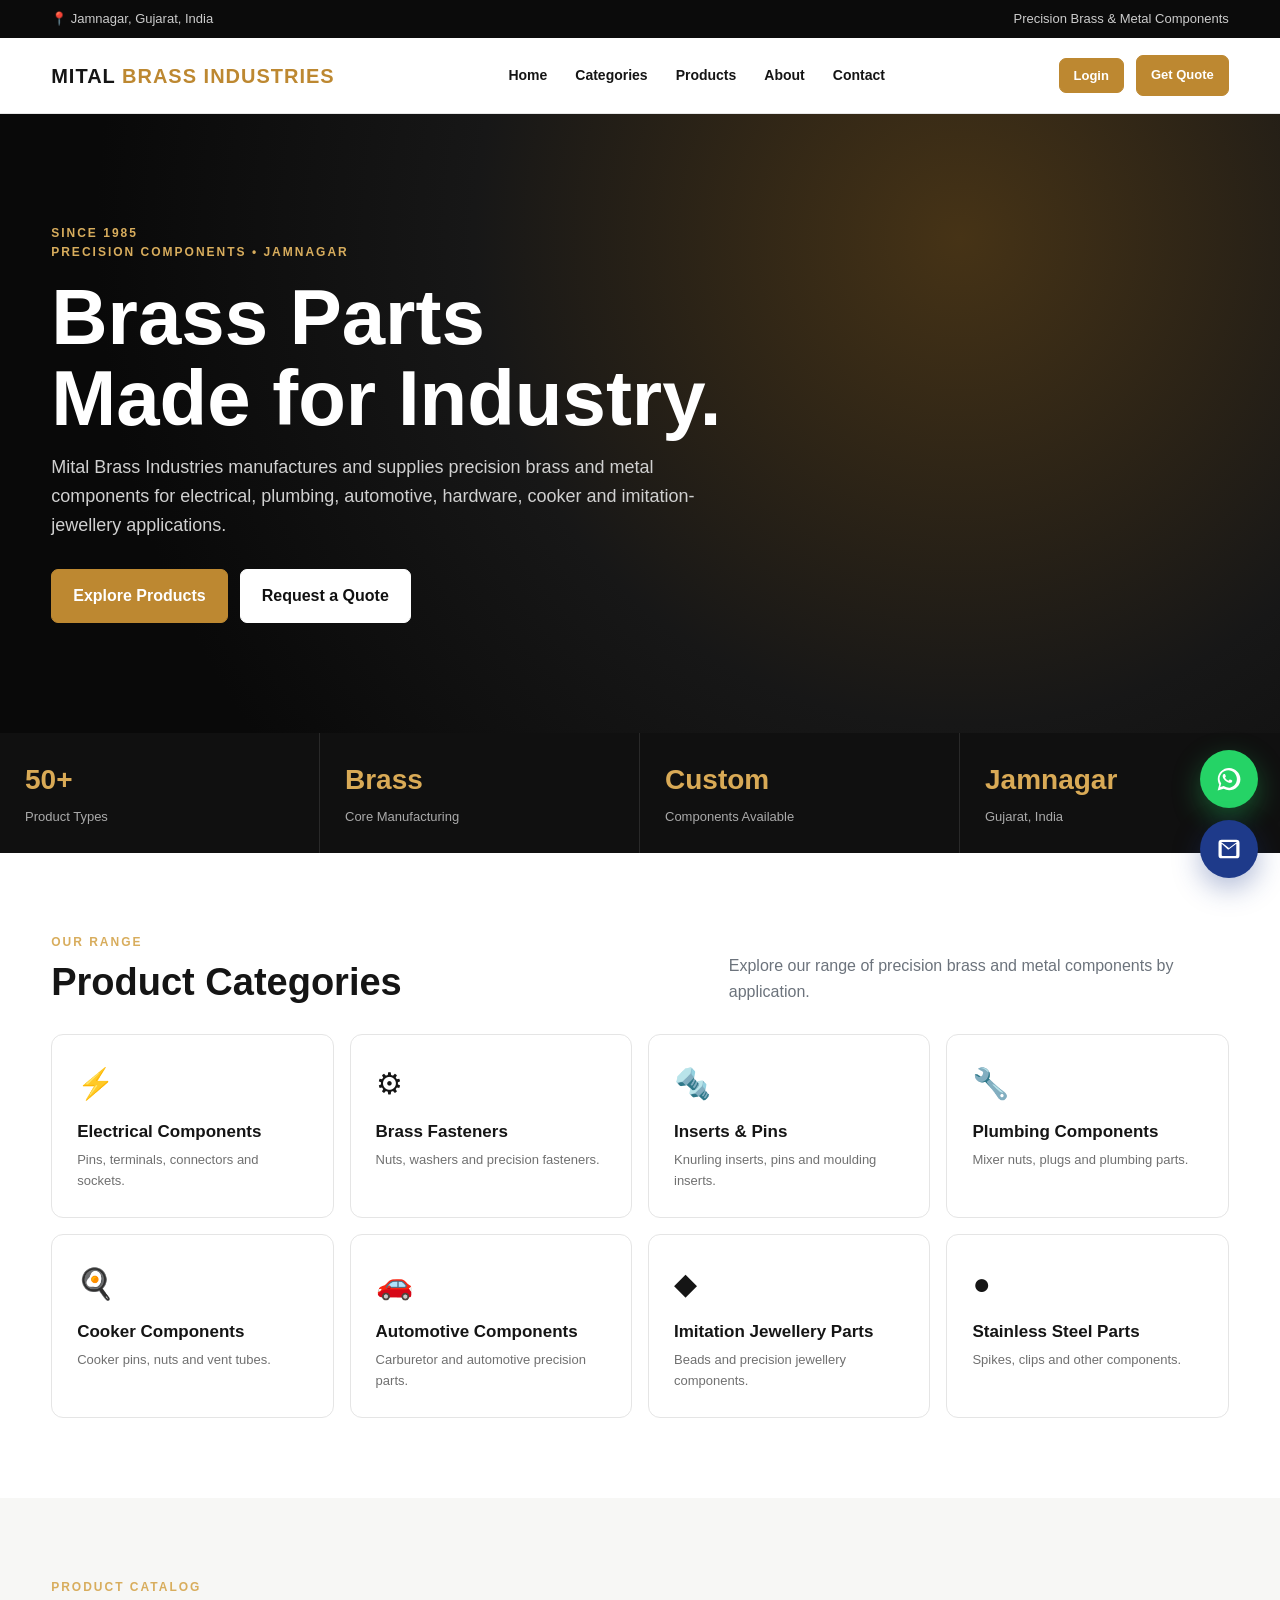
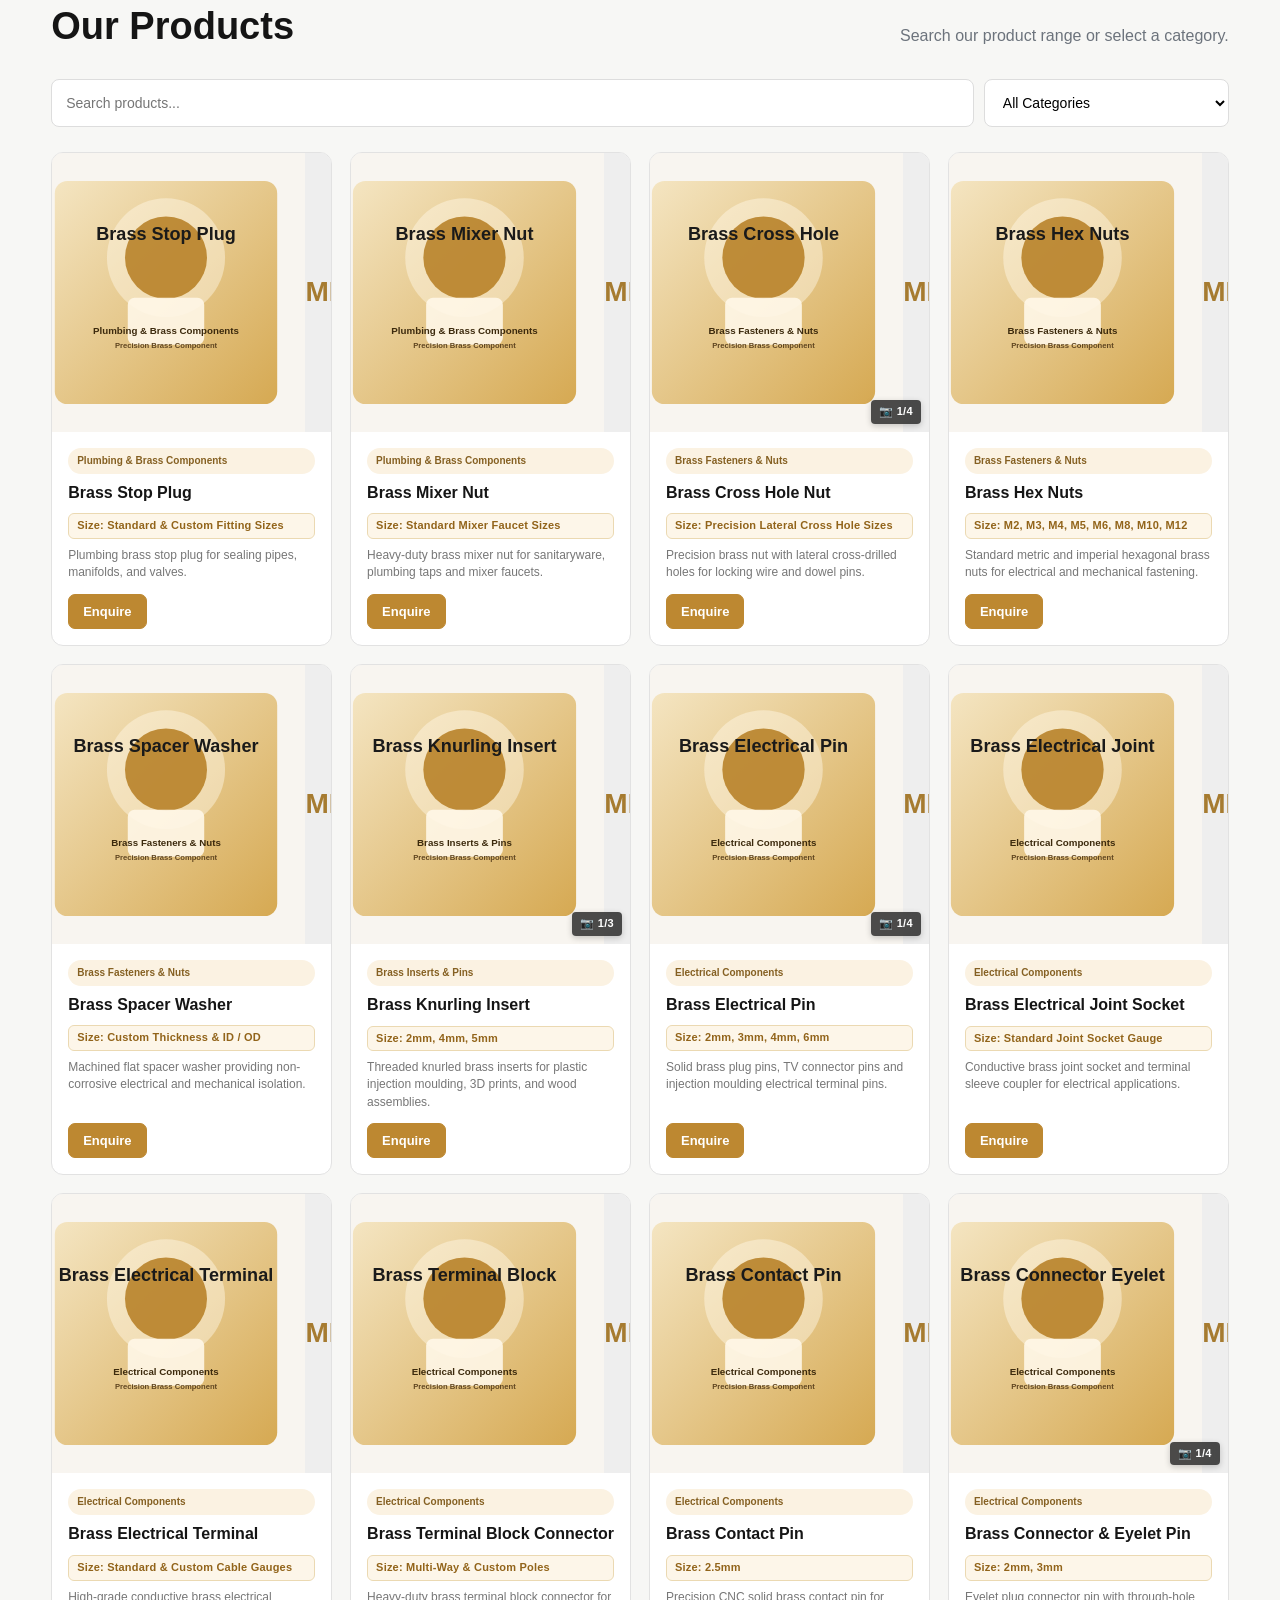
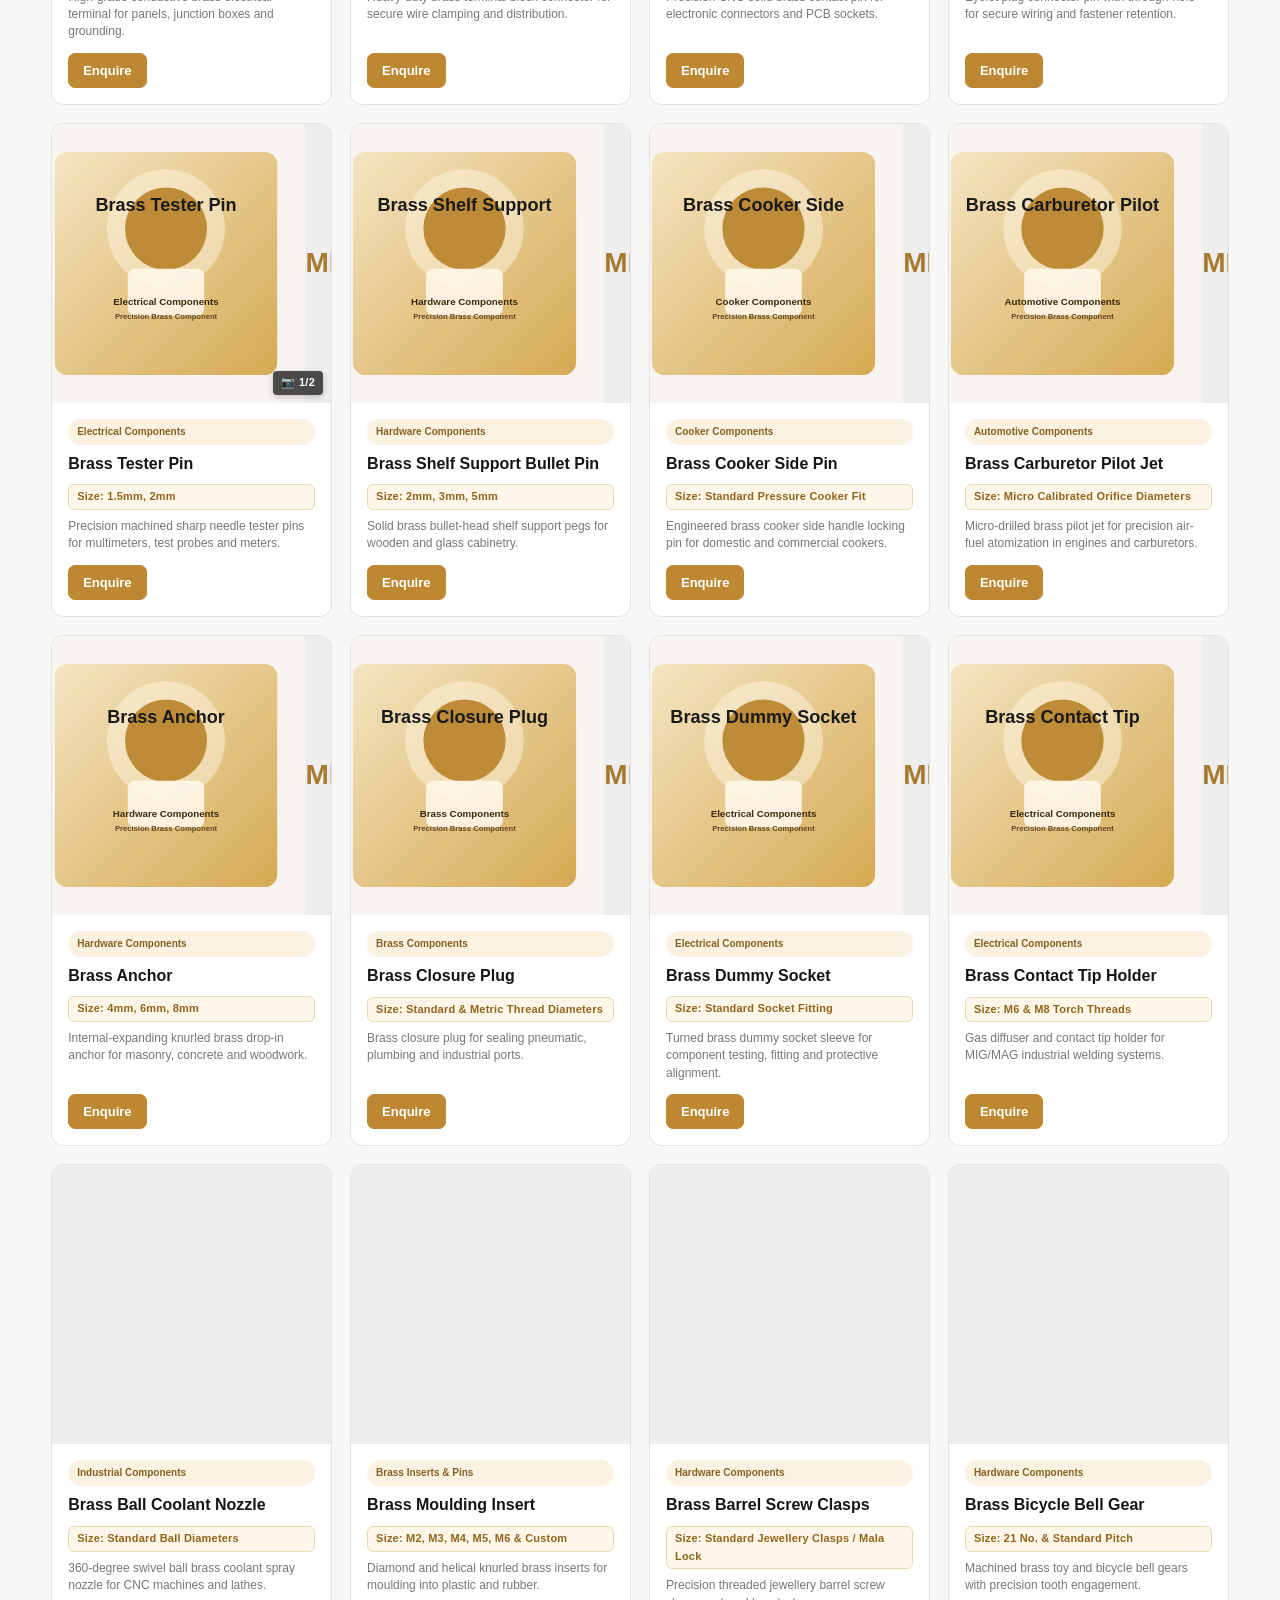
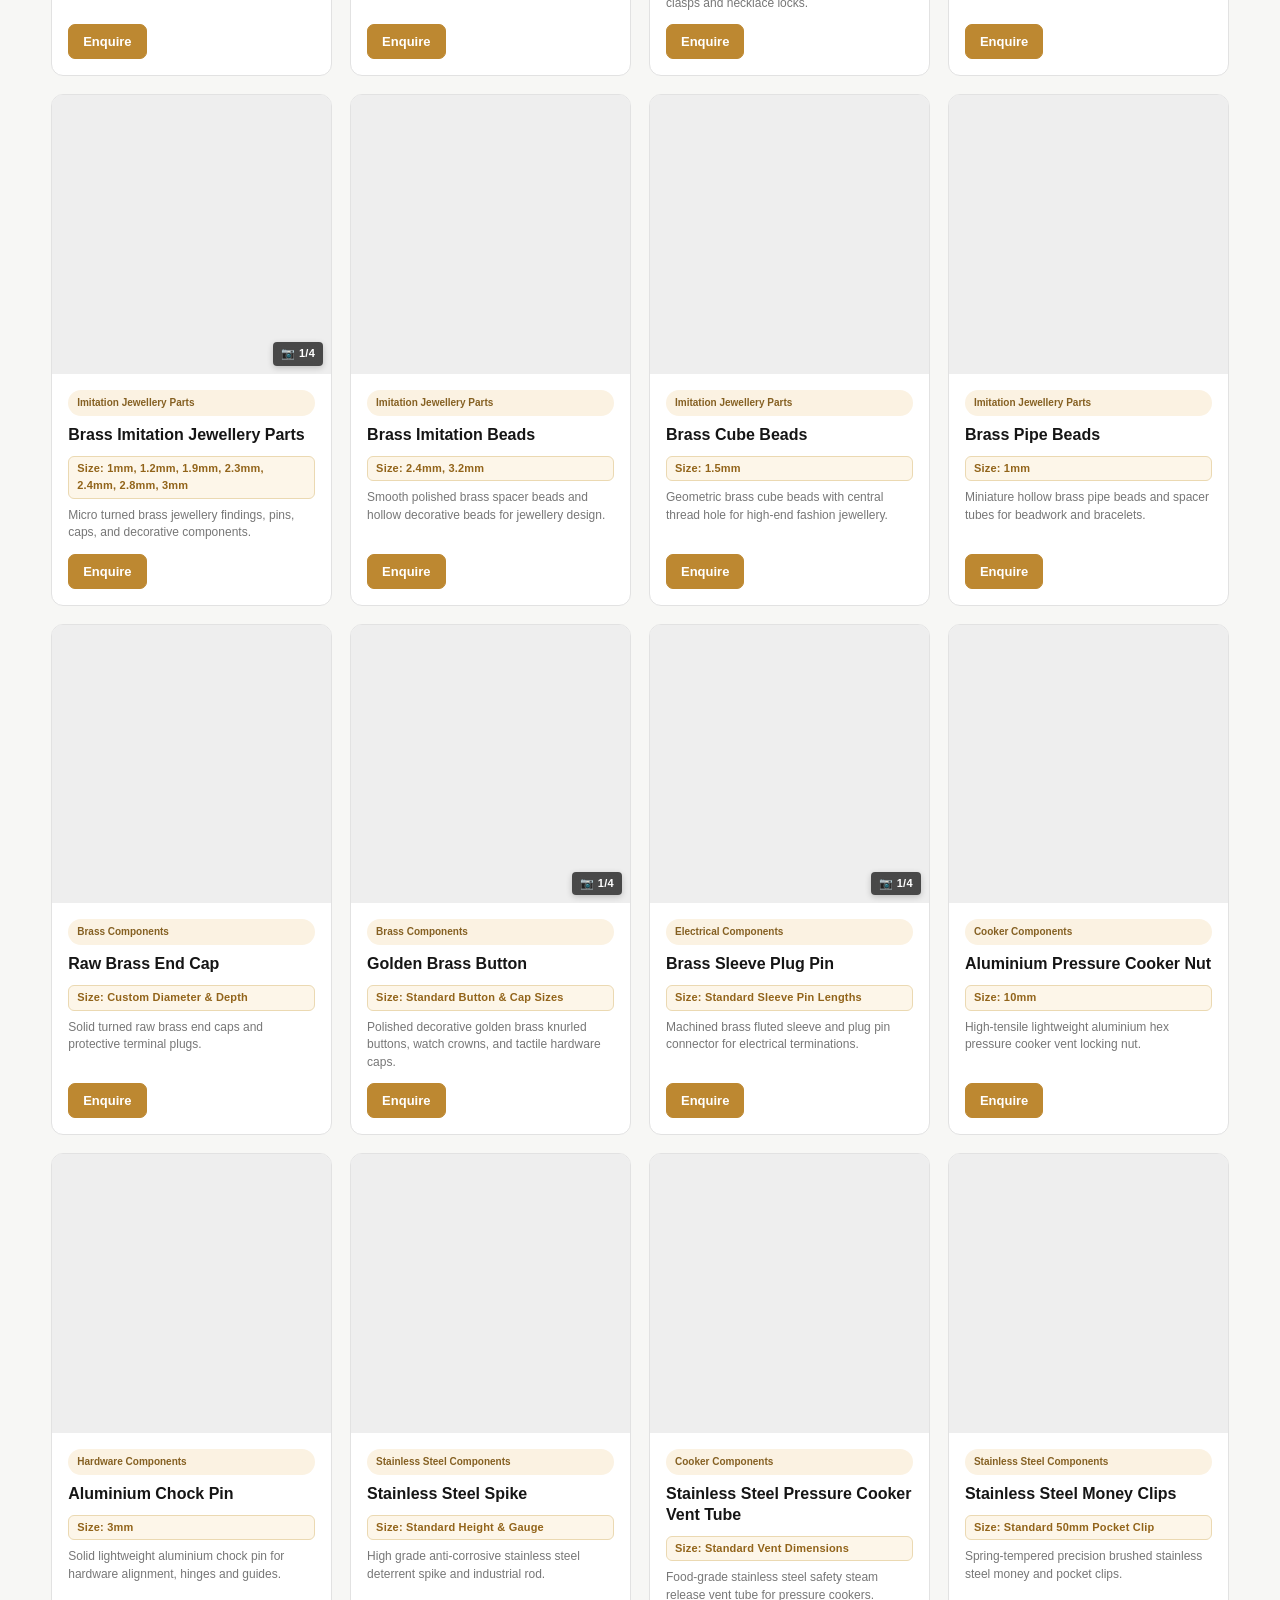
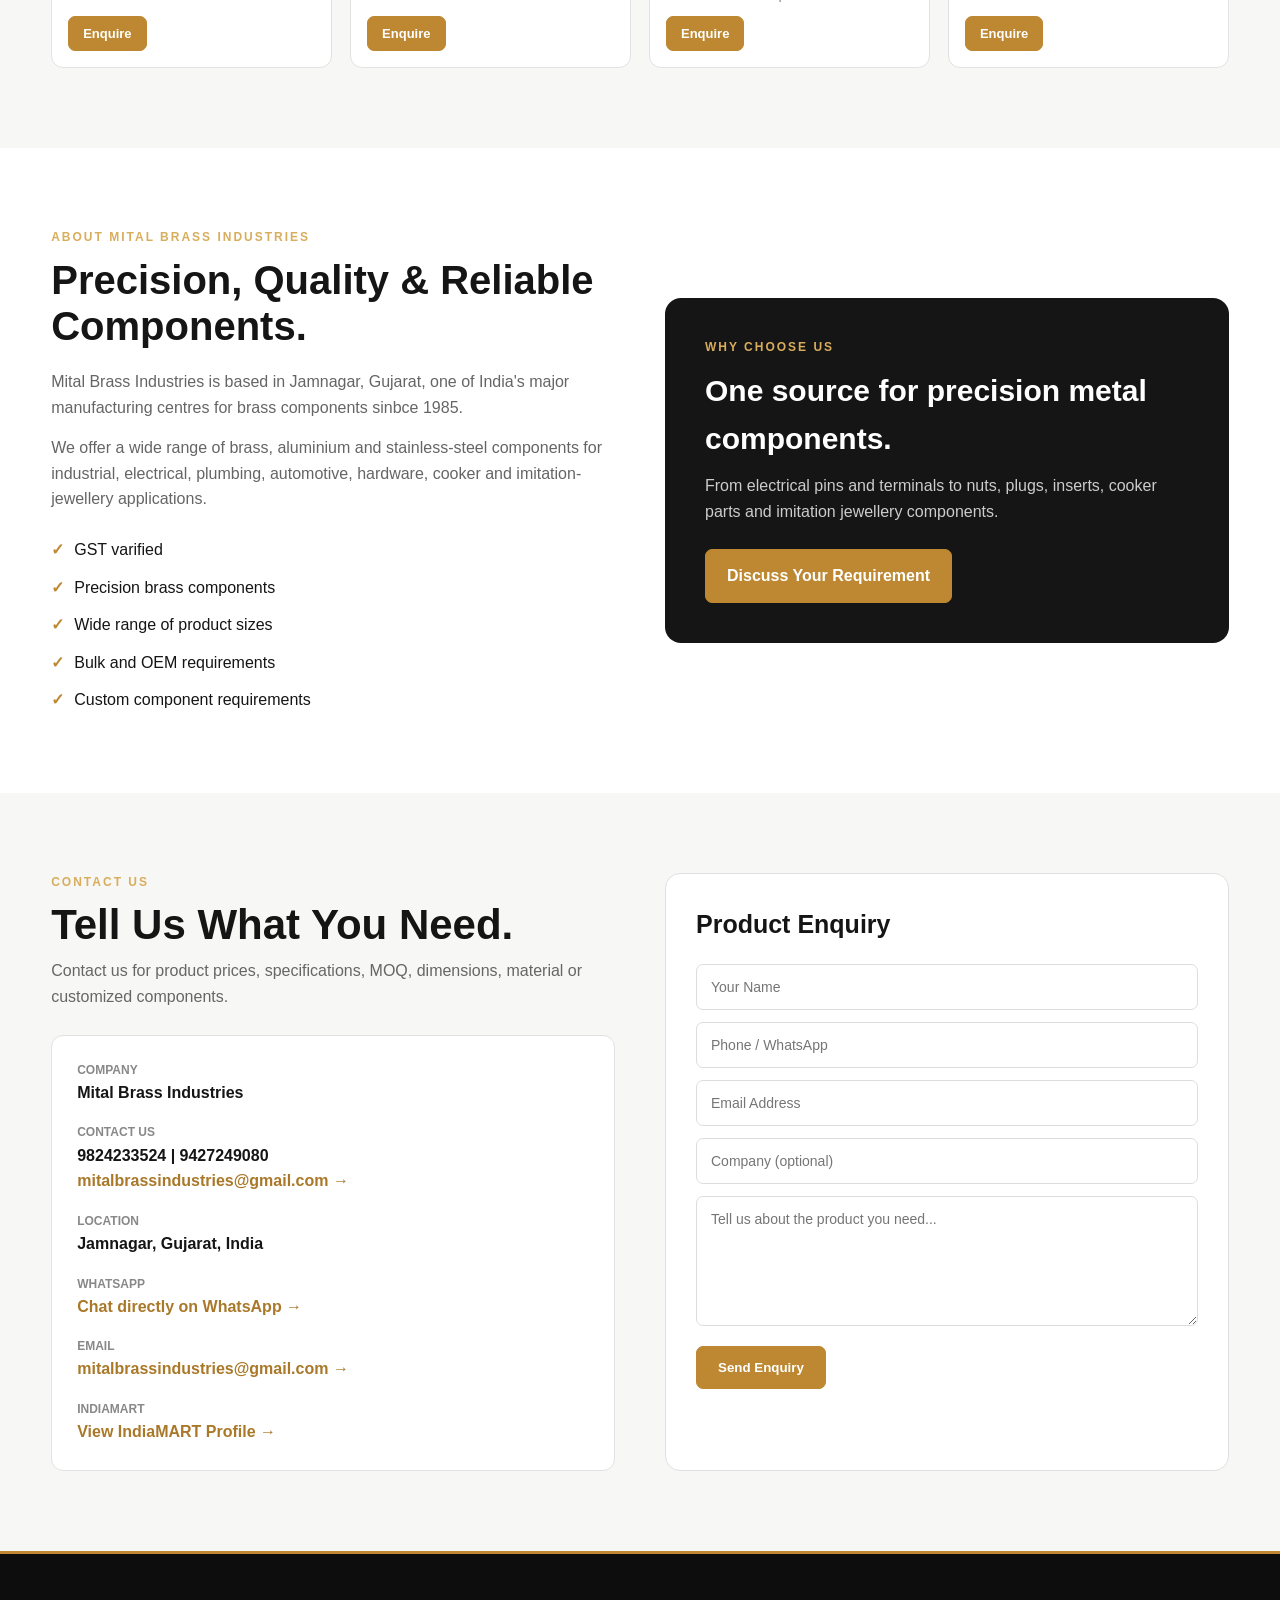
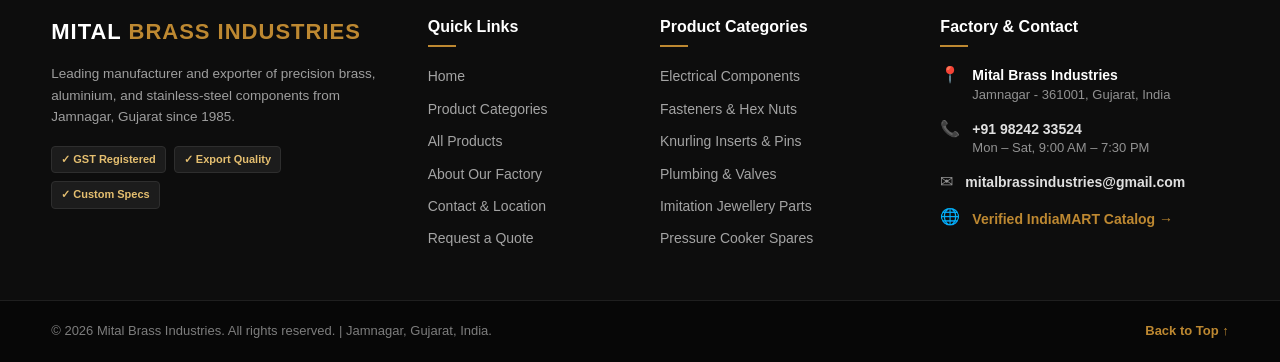
<file: index.html>
<!DOCTYPE html>
<html lang="en">
<head>
    <meta charset="UTF-8">
    <meta name="viewport" content="width=device-width, initial-scale=1.0">
    <meta name="referrer" content="strict-origin-when-cross-origin">
    <meta http-equiv="Content-Security-Policy" content="default-src 'self'; base-uri 'self'; object-src 'none'; form-action 'self'; script-src 'self'; style-src 'self' https://fonts.googleapis.com; font-src 'self' https://fonts.gstatic.com data:; img-src 'self' https: data:; connect-src 'self'">

    <title>Mital Brass Industries | Brass Components Manufacturer</title>

    <meta name="description"
          content="Mital Brass Industries, Jamnagar - Manufacturer and supplier of precision brass components, electrical pins, inserts, nuts, plugs and industrial parts.">

    <link rel="stylesheet" href="style.css">
</head>

<body>

<!-- TOP BAR -->
<div class="topbar">
    <div class="container topbar-content">
        <span id="companyTopLocation">📍 Jamnagar, Gujarat, India</span>
        <span>Precision Brass & Metal Components</span>
    </div>
</div>


<!-- NAVIGATION -->
<nav>
    <div class="container nav-container">

        <a href="#home" class="logo">
            MITAL
            <span>BRASS INDUSTRIES</span>
        </a>

        <div class="nav-links" id="navLinks">
            <a href="#home">Home</a>
            <a href="#categories">Categories</a>
            <a href="#products">Products</a>
            <a href="#about">About</a>
            <a href="#contact">Contact</a>
        </div>

        <div class="nav-actions">
            <button class="btn small-btn nav-login-btn" id="openLoginModalBtn" type="button">
                Login
            </button>
            <a href="#contact" class="btn small-btn nav-quote-btn">
                Get Quote
            </a>
            <button class="menu-toggle" id="menuToggle" aria-label="Toggle navigation" type="button">
                <span></span>
                <span></span>
                <span></span>
            </button>
        </div>

    </div>
</nav>


<!-- HERO -->
<header class="hero" id="home">

    <div class="container hero-content">

        <div class="eyebrow">
           Since 1985<br> PRECISION COMPONENTS • JAMNAGAR
        </div>

        <h1>
            Brass Parts<br>
            Made for Industry.
        </h1>

        <p id="companyDescription">
            Mital Brass Industries manufactures and supplies
            precision brass and metal components for electrical,
            plumbing, automotive, hardware, cooker and
            imitation-jewellery applications.
        </p>

        <div class="hero-buttons">

            <a href="#products" class="btn">
                Explore Products
            </a>

            <a href="#contact" class="btn white-btn">
                Request a Quote
            </a>

        </div>

    </div>

</header>


<!-- STATS -->
<section class="stats">

    <div class="stat">
        <strong>50+</strong>
        <span>Product Types</span>
    </div>

    <div class="stat">
        <strong>Brass</strong>
        <span>Core Manufacturing</span>
    </div>

    <div class="stat">
        <strong>Custom</strong>
        <span>Components Available</span>
    </div>

    <div class="stat">
        <strong>Jamnagar</strong>
        <span>Gujarat, India</span>
    </div>

</section>


<!-- CATEGORIES -->
<section class="section" id="categories">

    <div class="container">

        <div class="section-heading">

            <div>
                <div class="eyebrow">
                    OUR RANGE
                </div>

                <h2>
                    Product Categories
                </h2>
            </div>

            <p>
                Explore our range of precision brass and metal
                components by application.
            </p>

        </div>


        <div class="category-grid">

            <a href="#products"
               class="category"
               data-category="Electrical Components">

                <div class="category-icon">⚡</div>

                <h3>
                    Electrical Components
                </h3>

                <p>
                    Pins, terminals, connectors and sockets.
                </p>

            </a>


            <a href="#products"
               class="category"
               data-category="Brass Fasteners & Nuts">

                <div class="category-icon">⚙</div>

                <h3>
                    Brass Fasteners
                </h3>

                <p>
                    Nuts, washers and precision fasteners.
                </p>

            </a>


            <a href="#products"
               class="category"
               data-category="Brass Inserts & Pins">

                <div class="category-icon">🔩</div>

                <h3>
                    Inserts & Pins
                </h3>

                <p>
                    Knurling inserts, pins and moulding inserts.
                </p>

            </a>


            <a href="#products"
               class="category"
               data-category="Plumbing & Brass Components">

                <div class="category-icon">🔧</div>

                <h3>
                    Plumbing Components
                </h3>

                <p>
                    Mixer nuts, plugs and plumbing parts.
                </p>

            </a>


            <a href="#products"
               class="category"
               data-category="Cooker Components">

                <div class="category-icon">🍳</div>

                <h3>
                    Cooker Components
                </h3>

                <p>
                    Cooker pins, nuts and vent tubes.
                </p>

            </a>


            <a href="#products"
               class="category"
               data-category="Automotive Components">

                <div class="category-icon">🚗</div>

                <h3>
                    Automotive Components
                </h3>

                <p>
                    Carburetor and automotive precision parts.
                </p>

            </a>


            <a href="#products"
               class="category"
               data-category="Imitation Jewellery Parts">

                <div class="category-icon">◆</div>

                <h3>
                    Imitation Jewellery Parts
                </h3>

                <p>
                    Beads and precision jewellery components.
                </p>

            </a>


            <a href="#products"
               class="category"
               data-category="Stainless Steel Components">

                <div class="category-icon">●</div>

                <h3>
                    Stainless Steel Parts
                </h3>

                <p>
                    Spikes, clips and other components.
                </p>

            </a>

        </div>

    </div>

</section>


<!-- PRODUCTS -->
<section class="section products-section" id="products">

    <div class="container">

        <div class="section-heading">

            <div>
                <div class="eyebrow">
                    PRODUCT CATALOG
                </div>

                <h2>
                    Our Products
                </h2>
            </div>

            <p>
                Search our product range or select a category.
            </p>

        </div>


        <!-- SEARCH -->
        <div class="product-toolbar">

            <input
                type="text"
                id="search"
                placeholder="Search products..."
            >

            <select id="categoryFilter">

                <option value="">
                    All Categories
                </option>

            </select>

        </div>


        <!-- PRODUCT GRID -->
        <div id="productGrid" class="product-grid"></div>

    </div>

</section>


<!-- ABOUT -->
<section class="section" id="about">

<div class="container about-grid">

        <div>

            <div class="eyebrow">
                ABOUT MITAL BRASS INDUSTRIES
            </div>

            <h2>
                Precision, Quality & Reliable Components.
            </h2>

            <p>
                Mital Brass Industries is based in Jamnagar,
                Gujarat, one of India's major manufacturing
                centres for brass components sinbce 1985.
            </p>

            <p>
                We offer a wide range of brass, aluminium and
                stainless-steel components for industrial,
                electrical, plumbing, automotive, hardware,
                cooker and imitation-jewellery applications.
            </p>


            <div class="checks">
                <div>
                    <span>✓</span>
                    GST varified
                </div>

                <div>
                    <span>✓</span>
                    Precision brass components
                </div>

                <div>
                    <span>✓</span>
                    Wide range of product sizes
                </div>

                <div>
                    <span>✓</span>
                    Bulk and OEM requirements
                </div>

                <div>
                    <span>✓</span>
                    Custom component requirements
                </div>

            </div>

        </div>


        <div class="about-card">

            <div class="eyebrow">
                WHY CHOOSE US
            </div>

            <h3>
                One source for precision metal components.
            </h3>

            <p>
                From electrical pins and terminals to nuts,
                plugs, inserts, cooker parts and imitation
                jewellery components.
            </p>

            <a href="#contact" class="btn">
                Discuss Your Requirement
            </a>

        </div>

    </div>

</section>


<!-- CONTACT -->
<section class="section contact-section" id="contact">

    <div class="container contact-grid">

        <div>

            <div class="eyebrow">
                CONTACT US
            </div>

            <h2>
                Tell Us What You Need.
            </h2>

            <p>
                Contact us for product prices, specifications,
                MOQ, dimensions, material or customized
                components.
            </p>


            <div class="contact-details">

                <div>
                    <strong>Company</strong>
                    <span id="companyName">
                        Mital Brass Industries
                    </span>
                </div>
                <div>
                    <strong>contact us</strong>
                          <span id="companyPhone">9824233524 | 9427249080</span><br>
                          <a id="companyEmailLink" href="https://mail.google.com/mail/?view=cm&amp;fs=1&amp;to=mitalbrassindustries%40gmail.com&amp;su=Product%20Enquiry" target="_blank" rel="noopener noreferrer">mitalbrassindustries@gmail.com →</a>
                </div>


                <div>
                    <strong>Location</strong>
                    <span id="companyLocation">
                        Jamnagar, Gujarat, India
                    </span>
                </div>


                <div>
                    <strong>WhatsApp</strong>
                    <a id="companyWhatsappLink"
                        href="https://wa.me/919824233524?text=Hello%20Mital%20Brass%20Industries%2C%20I%20want%20to%20enquire%20about%20your%20products."
                        target="_blank"
                        rel="noopener noreferrer">

                        Chat directly on WhatsApp →

                    </a>
                </div>

                <div>
                    <strong>Email</strong>
                    <a id="companyEmailContact"
                        href="https://mail.google.com/mail/?view=cm&amp;fs=1&amp;to=mitalbrassindustries%40gmail.com&amp;su=Product%20Enquiry"
                        target="_blank"
                        rel="noopener noreferrer">

                        mitalbrassindustries@gmail.com →

                    </a>
                </div>

                <div>
                    <strong>IndiaMART</strong>

                    <a
                        href="https://www.indiamart.com/mitalbrassindustries-jamnagar/"
                        target="_blank"
                        rel="noopener noreferrer">

                        View IndiaMART Profile →

                    </a>

                </div>

            </div>

        </div>


        <!-- ENQUIRY FORM -->
        <div class="contact-form">

            <h3>
                Product Enquiry
            </h3>

            <form id="enquiryForm">

                <input type="hidden" id="productName">

                <input
                    type="text"
                    id="name"
                    placeholder="Your Name"
                    required
                >

                <input
                    type="tel"
                    id="phone"
                    placeholder="Phone / WhatsApp"
                    required
                >

                <input
                    type="email"
                    id="email"
                    placeholder="Email Address"
                >

                <input
                    type="text"
                    id="company"
                    placeholder="Company (optional)"
                    autocomplete="organization"
                >

                <textarea
                    id="message"
                    placeholder="Tell us about the product you need..."
                    required
                ></textarea>

                <button
                    type="submit"
                    class="btn">

                    Send Enquiry

                </button>

            </form>

        </div>

    </div>

</section>


<!-- FOOTER -->
<footer class="site-footer">

    <div class="container footer-main">

        <!-- Col 1: Brand & About -->
        <div class="footer-col footer-brand-col">
            <a href="#home" class="footer-logo">
                MITAL <span>BRASS INDUSTRIES</span>
            </a>
            <p class="footer-desc">
                Leading manufacturer and exporter of precision brass, aluminium, and stainless-steel components from Jamnagar, Gujarat since 1985.
            </p>
            <div class="footer-badges">
                <span class="f-badge">✓ GST Registered</span>
                <span class="f-badge">✓ Export Quality</span>
                <span class="f-badge">✓ Custom Specs</span>
            </div>
        </div>

        <!-- Col 2: Quick Links -->
        <div class="footer-col">
            <h4>Quick Links</h4>
            <ul class="footer-links">
                <li><a href="#home">Home</a></li>
                <li><a href="#categories">Product Categories</a></li>
                <li><a href="#products">All Products</a></li>
                <li><a href="#about">About Our Factory</a></li>
                <li><a href="#contact">Contact & Location</a></li>
                <li><a href="#contact">Request a Quote</a></li>
            </ul>
        </div>

        <!-- Col 3: Categories -->
        <div class="footer-col">
            <h4>Product Categories</h4>
            <ul class="footer-links">
                <li><a href="#products" data-category="Electrical Components">Electrical Components</a></li>
                <li><a href="#products" data-category="Brass Fasteners & Nuts">Fasteners & Hex Nuts</a></li>
                <li><a href="#products" data-category="Brass Inserts & Pins">Knurling Inserts & Pins</a></li>
                <li><a href="#products" data-category="Plumbing & Brass Components">Plumbing & Valves</a></li>
                <li><a href="#products" data-category="Imitation Jewellery Parts">Imitation Jewellery Parts</a></li>
                <li><a href="#products" data-category="Cooker Components">Pressure Cooker Spares</a></li>
            </ul>
        </div>

        <!-- Col 4: Contact & Factory -->
        <div class="footer-col footer-contact-col">
            <h4>Factory & Contact</h4>
            <ul class="footer-contact-info">
                <li>
                    <span class="f-icon">📍</span>
                    <div>
                        <strong id="footerCompanyName">Mital Brass Industries</strong>
                        <span>Jamnagar - 361001, Gujarat, India</span>
                    </div>
                </li>
                <li>
                    <span class="f-icon">📞</span>
                    <div>
                        <a href="tel:+919824233524">+91 98242 33524</a>
                        <span>Mon – Sat, 9:00 AM – 7:30 PM</span>
                    </div>
                </li>
                <li>
                    <span class="f-icon">✉</span>
                    <div>
                        <a id="footerCompanyEmail" href="https://mail.google.com/mail/?view=cm&amp;fs=1&amp;to=mitalbrassindustries%40gmail.com&amp;su=Product%20Enquiry" target="_blank" rel="noopener noreferrer">mitalbrassindustries@gmail.com</a>
                    </div>
                </li>
                <li>
                    <span class="f-icon">🌐</span>
                    <div>
                        <a href="https://www.indiamart.com/mitalbrassindustries-jamnagar/" target="_blank" rel="noopener noreferrer" class="footer-indiamart-link">
                            Verified IndiaMART Catalog →
                        </a>
                    </div>
                </li>
            </ul>
        </div>

    </div>

    <!-- Bottom Bar -->
    <div class="footer-bottom">
        <div class="container footer-bottom-content">
            <p>© <span id="year"></span> Mital Brass Industries. All rights reserved. | Jamnagar, Gujarat, India.</p>
            <a href="#home" class="back-to-top" aria-label="Back to top">Back to Top ↑</a>
        </div>
    </div>

</footer>


<!-- FLOATING CONTACT BUTTONS -->
<div class="floating-contact-icons">
    <a href="https://wa.me/919824233524?text=Hello%20Mital%20Brass%20Industries%2C%20I%20want%20to%20enquire%20about%20your%20products." class="floating-whatsapp" target="_blank" rel="noopener noreferrer" aria-label="Chat on WhatsApp">
        <svg viewBox="0 0 32 32" aria-hidden="true" focusable="false">
            <path d="M19.11 17.4c-.27-.14-1.58-.78-1.82-.87-.24-.09-.42-.14-.6.14-.18.27-.7.87-.86 1.05-.16.18-.31.2-.58.07-.27-.14-1.14-.42-2.17-1.33-.8-.71-1.34-1.59-1.5-1.86-.16-.27-.02-.42.12-.56.12-.12.27-.31.41-.47.14-.16.18-.27.27-.45.09-.18.05-.34-.02-.47-.07-.14-.6-1.45-.83-1.99-.22-.53-.45-.46-.6-.47-.16-.01-.34-.01-.52-.01-.18 0-.47.07-.72.34-.25.27-.95.93-.95 2.28 0 1.35.97 2.64 1.11 2.82.14.18 1.92 2.93 4.65 4.1.65.28 1.15.45 1.54.58.65.21 1.24.18 1.71.11.52-.08 1.58-.65 1.8-1.28.22-.63.22-1.17.15-1.28-.07-.11-.25-.18-.52-.32zM16.12 3.3c-7.14 0-12.94 5.64-12.94 12.59 0 2.22.58 4.39 1.68 6.29L3 29.03l6.98-1.75c1.84 1 3.96 1.53 6.14 1.53 7.14 0 12.94-5.64 12.94-12.58S23.26 3.3 16.12 3.3zm0 22.57c-1.97 0-3.9-.54-5.58-1.56l-.4-.24-4.14 1.04 1.11-4.03-.26-.41A10.24 10.24 0 0 1 5.22 16c0-5.55 4.34-10.07 9.9-10.07 5.56 0 9.9 4.52 9.9 10.07 0 5.55-4.34 10.07-9.9 10.07z"/>
        </svg>
        <span class="sr-only">WhatsApp</span>
    </a>

    <a id="floatingEmailLink" href="https://mail.google.com/mail/?view=cm&amp;fs=1&amp;to=mitalbrassindustries%40gmail.com&amp;su=Product%20Enquiry" class="floating-email" target="_blank" rel="noopener noreferrer" aria-label="Email us using Gmail">
        <svg viewBox="0 0 24 24" aria-hidden="true" focusable="false">
            <path d="M3 6.75A2.75 2.75 0 0 1 5.75 4h12.5A2.75 2.75 0 0 1 21 6.75v10.5A2.75 2.75 0 0 1 18.25 20H5.75A2.75 2.75 0 0 1 3 17.25V6.75zm2.22-.75 6.78 5.22 6.78-5.22H5.22zm13.03 1.4-6.22 4.79a1 1 0 0 1-1.22 0L5.75 7.4v9.85c0 .41.34.75.75.75h10.99c.41 0 .75-.34.75-.75V7.4z"/>
        </svg>
        <span class="sr-only">Email</span>
    </a>
</div>

<!-- ACCOUNT LOGIN MODAL -->
<dialog id="loginModal" class="login-modal" aria-labelledby="loginModalTitle">
    <div class="login-modal-box">
        <button class="modal-close" id="closeLoginModalBtn" type="button" aria-label="Close dialog">×</button>
        <div class="login-modal-header">
            <h3 id="loginModalTitle">Account Sign In</h3>
            <p>Sign in to your account with your email and password.</p>
        </div>
        <div id="loginStatusMessage" class="login-status-msg" role="alert"></div>
        <form id="siteLoginForm">
            <label class="login-field">
                <span>Email address or Username</span>
                <input id="loginInputUser" type="text" autocomplete="username" placeholder="Enter your email or user ID" required>
            </label>
            <label class="login-field">
                <span>Password</span>
                <input id="loginInputPassword" type="password" autocomplete="current-password" placeholder="Enter password" required>
            </label>
            <button class="btn login-submit-btn" type="submit">Sign In</button>
        </form>
    </div>
</dialog>

<script src="script.js"></script>

</body>
</html>
</file>
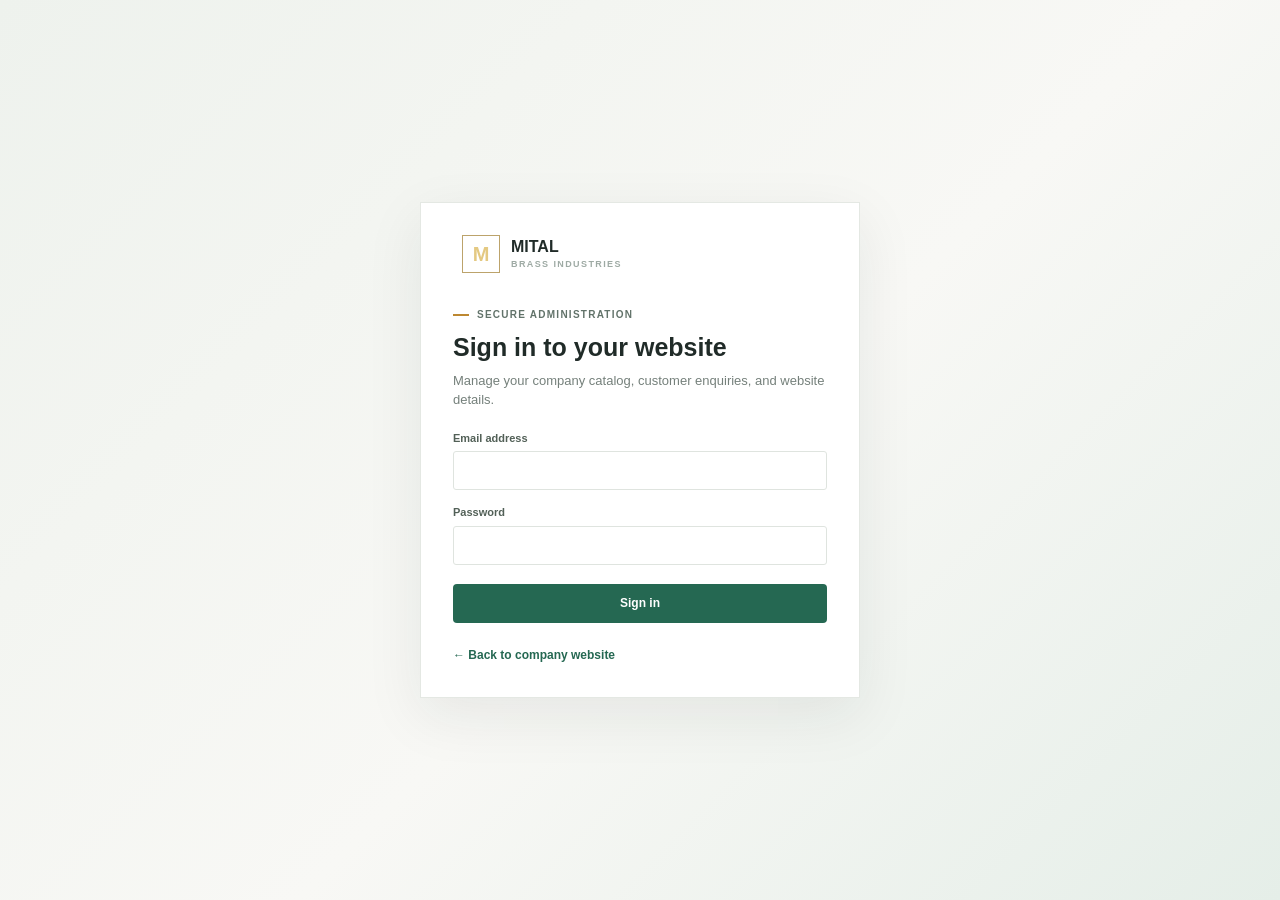
<file: admin.html>
<!DOCTYPE html>
<html lang="en">
<head>
    <meta charset="UTF-8">
    <meta name="viewport" content="width=device-width, initial-scale=1.0">
    <meta name="theme-color" content="#f5f6f3">
    <meta name="referrer" content="strict-origin-when-cross-origin">
    <meta http-equiv="Content-Security-Policy" content="default-src 'self'; base-uri 'self'; object-src 'none'; form-action 'self'; script-src 'self'; style-src 'self' https://fonts.googleapis.com; font-src 'self' https://fonts.gstatic.com data:; img-src 'self' https: data:; connect-src 'self' http://127.0.0.1:8082">
    <title>User Administration | Mital Brass Industries</title>
    <link rel="preconnect" href="https://fonts.googleapis.com">
    <link rel="preconnect" href="https://fonts.gstatic.com" crossorigin>
    <link href="https://fonts.googleapis.com/css2?family=DM+Sans:wght@400;500;600;700&family=Manrope:wght@500;600;700;800&display=swap" rel="stylesheet">
    <link rel="stylesheet" href="admin.css">
    <script src="script.js" defer></script>
    <script src="backend-admin.js" defer></script>
</head>
<body>
    <main class="auth-screen" id="authScreen">
        <section class="auth-panel">
            <a class="brand auth-brand" href="index.html"><span class="brand-mark">M</span><span class="brand-copy"><strong>MITAL</strong><small>BRASS INDUSTRIES</small></span></a>
            <div class="eyebrow"><span class="eyebrow-line"></span> SECURE ADMINISTRATION</div>
            <h1 id="authTitle">Connecting to database</h1>
            <p class="auth-description" id="authDescription">Checking MySQL service...</p>
            <p class="auth-error" id="authError" role="alert" hidden></p>
            <form id="setupForm" hidden>
                <label class="field"><span>Administrator name</span><input name="name" type="text" autocomplete="name" required></label>
                <label class="field"><span>Email address</span><input name="email" type="email" autocomplete="email" required></label>
                <label class="field"><span>Password (12 characters minimum)</span><input name="password" type="password" autocomplete="new-password" minlength="12" required></label>
                <button class="button button-primary auth-submit" type="submit">Create administrator</button>
            </form>
            <form id="loginForm" hidden>
                <label class="field"><span>Email address</span><input name="email" type="email" autocomplete="username" required></label>
                <label class="field"><span>Password</span><input name="password" type="password" autocomplete="current-password" required></label>
                <button class="button button-primary auth-submit" type="submit">Sign in</button>
            </form>
            <a class="auth-back" href="index.html">← Back to company website</a>
        </section>
    </main>

    <div class="app-shell" id="adminApp" hidden>
        <aside class="sidebar" aria-label="Main navigation">
            <a class="brand" href="index.html" aria-label="Mital Brass Industries">
                <span class="brand-mark">M</span><span class="brand-copy"><strong>MITAL</strong><small>BRASS INDUSTRIES</small></span>
            </a>
            <div class="workspace-label">WEBSITE</div>
            <nav class="side-nav" aria-label="Admin sections">
                <a class="nav-item active" href="#products" data-view="products"><span class="nav-icon">P</span><span>Products</span></a>
                <a class="nav-item" href="#enquiries" data-view="enquiries"><span class="nav-icon">E</span><span>Enquiries</span><span class="nav-count" id="enquiryNavCount">0</span></a>
                <a class="nav-item" href="#customers" data-view="customers"><span class="nav-icon">C</span><span>Customers</span></a>
                <a class="nav-item" href="#categories" data-view="categories"><span class="nav-icon">G</span><span>Categories</span></a>
                <a class="nav-item" href="#settings" data-view="settings"><span class="nav-icon">S</span><span>Company settings</span></a>
            </nav>
            <div class="sidebar-bottom">
                <div class="sidebar-status"><span class="status-dot"></span><span>MySQL connected</span></div>
                <div class="profile-chip"><span class="avatar avatar-admin">MB</span><span class="profile-copy"><strong id="adminName">Administrator</strong><small id="adminEmail">Signed in</small></span></div>
            </div>
        </aside>
        <main class="main-content">
            <header class="topbar">
                <div class="breadcrumbs"><span>MITAL BRASS</span><span class="crumb-divider">/</span><strong id="breadcrumbTitle">Products</strong></div>
                <div class="topbar-right"><span class="topbar-date" id="todayLabel"></span><button class="text-button" id="logoutButton" type="button">Sign out</button><span class="avatar avatar-admin top-avatar">MB</span></div>
            </header>
            <div class="content-wrap">
                <section class="page-heading" aria-labelledby="pageTitle">
                    <div><div class="eyebrow"><span class="eyebrow-line"></span> WEBSITE ADMIN</div><h1 id="pageTitle">Products</h1><p class="page-subtitle" id="pageSubtitle">Manage products shown on your public website.</p></div>
                    <div class="heading-actions"><button class="button button-secondary" id="exportButton" type="button">↓ Export CSV</button><button class="button button-primary" id="addProductButton" type="button">＋ Add product</button></div>
                </section>
                <section class="stats-grid" aria-label="Website data summary">
                    <button class="stat-card stat-total" type="button" data-view="products" aria-label="Open products"><span class="stat-top"><span id="statLabel1">Products</span><span class="stat-mark">01</span></span><strong id="statValue1">0</strong><small id="statNote1">In your catalog</small></button>
                    <button class="stat-card stat-active" type="button" data-view="customers" aria-label="Open customers"><span class="stat-top"><span id="statLabel2">Customers</span><span class="stat-mark">02</span></span><strong id="statValue2">0</strong><small id="statNote2">Saved in MySQL</small></button>
                    <button class="stat-card stat-invited" type="button" data-view="enquiries" data-status-filter="new" aria-label="Open new enquiries"><span class="stat-top"><span id="statLabel3">New enquiries</span><span class="stat-mark">03</span></span><strong id="statValue3">0</strong><small id="statNote3">Need follow-up</small></button>
                    <button class="stat-card stat-suspended" type="button" data-view="categories" aria-label="Open categories"><span class="stat-top"><span id="statLabel4">Categories</span><span class="stat-mark">04</span></span><strong id="statValue4">0</strong><small id="statNote4">Product ranges</small></button>
                </section>
                <section class="directory-panel" id="directoryPanel">
                    <div class="panel-heading"><div><h2><span id="directoryTitle">All products</span> <span class="heading-count" id="headingCount">0</span></h2><p id="directoryDescription">Items shown in the public catalog.</p></div><button class="text-button" id="clearFiltersButton" type="button">Clear filters</button></div>
                    <div class="toolbar"><label class="search-box"><span class="search-icon" aria-hidden="true"></span><span class="sr-only">Search records</span><input id="searchInput" type="search" placeholder="Search products" autocomplete="off"></label><label class="select-wrap"><span class="sr-only">Filter category</span><select id="categoryFilter"><option value="">All categories</option></select></label><label class="select-wrap"><span class="sr-only">Filter status</span><select id="statusFilter"><option value="">All statuses</option><option value="new">New</option><option value="contacted">Contacted</option><option value="closed">Closed</option></select></label></div>
                    <div class="table-scroll"><table><thead id="tableHead"></thead><tbody id="userTableBody"></tbody></table><div class="empty-state" id="emptyState" hidden><span class="empty-mark">?</span><strong>No records found</strong><p>Try adjusting your search or filters.</p><button class="text-button" id="emptyClearButton" type="button">Clear search and filters</button></div></div>
                    <footer class="table-footer"><span id="resultSummary">Loading records...</span><span class="table-footer-note"><span class="status-dot"></span> MySQL database</span></footer>
                </section>
                <section class="directory-panel settings-panel" id="settingsPanel" hidden>
                    <div class="panel-heading"><div><h2>Company details</h2><p>These contact details are displayed on the public website.</p></div></div>
                    <form id="settingsForm" class="settings-form">
                        <label class="field"><span>Company name</span><input name="company_name" required></label>
                        <label class="field"><span>Phone numbers</span><input name="phone" required></label>
                        <label class="field"><span>Email</span><input name="email" type="email" required></label>
                        <label class="field"><span>City and region</span><input name="city" required></label>
                        <label class="field field-wide"><span>WhatsApp number with country code</span><input name="whatsapp" placeholder="919824233524"></label>
                        <label class="field field-wide"><span>Company description</span><textarea name="description" rows="4"></textarea></label>
                        <button class="button button-primary" type="submit">Save company details</button>
                    </form>
                </section>
                <aside class="local-notice"><span class="notice-mark" aria-hidden="true">i</span><p><strong>Connected to MySQL:</strong> Your product catalogue, customer records, enquiries, and settings use the mitalbrassind database.</p></aside>
            </div>
        </main>
    </div>

    <dialog class="user-dialog" id="productDialog" aria-labelledby="dialogTitle">
        <form id="productForm">
            <div class="dialog-heading"><div><div class="eyebrow"><span class="eyebrow-line"></span> PUBLIC CATALOG</div><h2 id="dialogTitle">Add product</h2><p>Changes appear on the public website.</p></div><button class="icon-button" id="closeDialogButton" type="button" aria-label="Close dialog">×</button></div>
            <input id="productId" type="hidden">
            <div class="form-grid">
                <label class="field field-wide"><span>Product name</span><input id="productNameAdmin" type="text" maxlength="190" required></label>
                <label class="field"><span>Category</span><input id="productCategoryAdmin" type="text" maxlength="120" required></label>
                <label class="field"><span>Sizes</span><input id="productSizesAdmin" type="text" maxlength="255"></label>
                <label class="field field-wide"><span>Description</span><textarea id="productDescriptionAdmin" rows="3" required></textarea></label>
                <label class="field field-wide"><span>Image URL or relative path</span><input id="productImageAdmin" type="text"></label>
                <label class="field field-wide"><span>Additional image URLs (one per line)</span><textarea id="productGalleryAdmin" rows="3"></textarea></label>
            </div>
            <div class="dialog-actions"><button class="button button-secondary" id="cancelDialogButton" type="button">Cancel</button><button class="button button-primary" id="saveProductButton" type="submit">Save product</button></div>
        </form>
    </dialog>
    <div class="toast" id="toast" role="status" aria-live="polite"></div>
</body>
</html>
</file>
<file: style.css>
* {
    box-sizing: border-box;
    margin: 0;
    padding: 0;
}

html {
    scroll-behavior: smooth;
    overflow-x: hidden;
}

body {
    font-family: Arial, Helvetica, sans-serif;
    color: #151515;
    background: #ffffff;
    line-height: 1.6;
    overflow-x: hidden;
}

a {
    text-decoration: none;
    color: inherit;
}

.container {
    width: 92%;
    max-width: 1200px;
    margin: auto;
}


/* TOP BAR */

.topbar {
    background: #0b0b0b;
    color: #cccccc;
    font-size: 13px;
}

.topbar-content {
    min-height: 38px;
    display: flex;
    align-items: center;
    justify-content: space-between;
}

.nav-login-btn {
    background: transparent;
    color: #111;
    border: 1px solid #d4d4d4;
    transition: all 0.2s ease;
}

.nav-login-btn:hover {
    background: #f4f4f4;
    border-color: #111;
}

/* LOGIN MODAL */
.login-modal {
    border: none;
    border-radius: 12px;
    padding: 0;
    max-width: 420px;
    width: 90%;
    box-shadow: 0 20px 60px rgba(0, 0, 0, 0.25);
    background: #ffffff;
    margin: auto;
}

.login-modal::backdrop {
    background: rgba(11, 15, 13, 0.65);
    backdrop-filter: blur(4px);
}

.login-modal-box {
    position: relative;
    padding: 32px 28px;
}

.modal-close {
    position: absolute;
    top: 16px;
    right: 18px;
    background: none;
    border: none;
    font-size: 24px;
    line-height: 1;
    color: #888;
    cursor: pointer;
    padding: 4px;
}
.modal-close:hover {
    color: #111;
}

.login-modal-header {
    margin-bottom: 22px;
}

.login-modal-header h3 {
    font-size: 22px;
    font-weight: 800;
    color: #111;
    margin-bottom: 6px;
}

.login-modal-header p {
    font-size: 13px;
    color: #666;
}

.login-field {
    display: flex;
    flex-direction: column;
    gap: 6px;
    margin-bottom: 16px;
    text-align: left;
}

.login-field span {
    font-size: 12px;
    font-weight: 700;
    color: #333;
}

.login-field input {
    padding: 11px 14px;
    border: 1px solid #dcdcdc;
    border-radius: 6px;
    font-size: 14px;
    outline: none;
    transition: border-color 0.2s;
}

.login-field input:focus {
    border-color: #bd8831;
}

.login-submit-btn {
    width: 100%;
    margin-top: 6px;
    padding: 12px;
    font-size: 14px;
}

.login-status-msg {
    padding: 10px 12px;
    border-radius: 6px;
    font-size: 13px;
    margin-bottom: 14px;
    display: none;
}

.login-status-msg.error {
    display: block;
    background: #fdf2f2;
    border: 1px solid #f8b4b4;
    color: #9b1c1c;
}

.login-status-msg.success {
    display: block;
    background: #f3faf7;
    border: 1px solid #a4dec4;
    color: #0e7046;
}

.login-status-msg.info {
    display: block;
    background: #f0f7ff;
    border: 1px solid #b8daff;
    color: #004085;
}


/* NAVIGATION */

nav {
    background: white;
    border-bottom: 1px solid #e7e7e7;
    position: sticky;
    top: 0;
    z-index: 100;
}

.nav-container {
    height: 75px;
    display: flex;
    align-items: center;
    justify-content: space-between;
}

.logo {
    font-size: 20px;
    font-weight: 900;
    letter-spacing: 1px;
}

.logo span {
    color: #bd8831;
}

.nav-links {
    display: flex;
    gap: 28px;
}

.nav-links a {
    font-size: 14px;
    font-weight: 700;
}

.nav-links a:hover {
    color: #bd8831;
}

.nav-actions {
    display: flex;
    align-items: center;
    gap: 12px;
}

.menu-toggle {
    display: none;
    flex-direction: column;
    justify-content: space-between;
    width: 28px;
    height: 20px;
    background: transparent;
    border: none;
    cursor: pointer;
    padding: 0;
    z-index: 101;
}

.menu-toggle span {
    display: block;
    height: 3px;
    width: 100%;
    background-color: #111111;
    border-radius: 3px;
    transition: all 0.3s ease;
}

.menu-toggle.active span:nth-child(1) {
    transform: translateY(8.5px) rotate(45deg);
}

.menu-toggle.active span:nth-child(2) {
    opacity: 0;
}

.menu-toggle.active span:nth-child(3) {
    transform: translateY(-8.5px) rotate(-45deg);
}


/* BUTTON */

.btn {
    display: inline-flex;
    justify-content: center;
    align-items: center;

    padding: 13px 21px;

    border-radius: 7px;

    background: #bd8831;
    color: white;

    border: 1px solid #bd8831;

    font-weight: 800;

    cursor: pointer;

    transition: 0.2s;
}

.btn:hover {
    background: #9f7027;
}

.small-btn {
    padding: 9px 14px;
    font-size: 13px;
}

.white-btn {
    background: white;
    color: #111;
    border-color: white;
}

.white-btn:hover {
    background: #eeeeee;
}

/* HERO */

.hero {
    background:
        radial-gradient(
            circle at 75% 20%,
            #463316,
            #171717 45%,
            #090909 80%
        );

    color: white;

    padding: 110px 0;
}

.hero-content {
    max-width: 1200px;
}

.eyebrow {
    color: #d8ad5d;
    font-size: 12px;
    font-weight: 900;
    letter-spacing: 2px;
    text-transform: uppercase;
}

.hero h1 {
    font-size: clamp(45px, 7vw, 78px);
    line-height: 1.03;
    margin: 15px 0;
    max-width: 800px;
}

.hero p {
    color: #d0d0d0;
    max-width: 680px;
    font-size: 18px;
}

.hero-buttons {
    display: flex;
    gap: 12px;
    margin-top: 30px;
    flex-wrap: wrap;
}


/* STATS */

.stats {
    display: grid;
    grid-template-columns: repeat(4, 1fr);
    background: #101010;
    color: white;
}

.stat {
    padding: 25px;
    border-right: 1px solid #292929;
}

.stat:last-child {
    border-right: none;
}

.stat strong {
    display: block;
    color: #d9aa56;
    font-size: 28px;
}

.stat span {
    color: #aaaaaa;
    font-size: 13px;
}


/* SECTIONS */

.section {
    padding: 80px 0;
}

.products-section {
    background: #f7f7f5;
}

.section-heading {
    display: flex;
    justify-content: space-between;
    align-items: end;
    gap: 30px;
    margin-bottom: 30px;
}

.section-heading h2 {
    font-size: 38px;
    line-height: 1.15;
    margin-top: 8px;
}

.section-heading p {
    color: #6c737c;
    max-width: 500px;
}


/* CATEGORIES */

.category-grid {
    display: grid;
    grid-template-columns: repeat(4, 1fr);
    gap: 16px;
}

.category {
    border: 1px solid #e5e5e5;
    background: white;
    border-radius: 12px;
    padding: 25px;

    transition: 0.2s;
}

.category:hover {
    transform: translateY(-4px);
    border-color: #cda35d;
    box-shadow: 0 10px 30px rgba(0,0,0,0.07);
}

.category-icon {
    font-size: 30px;
    margin-bottom: 10px;
}

.category h3 {
    font-size: 17px;
    margin-bottom: 5px;
}

.category p {
    font-size: 13px;
    color: #707070;
}


/* PRODUCT TOOLBAR */

.product-toolbar {
    display: flex;
    gap: 10px;
    margin-bottom: 25px;
}

.product-toolbar input,
.product-toolbar select {
    padding: 14px;

    border: 1px solid #dddddd;
    border-radius: 8px;

    background: white;

    font-size: 14px;
}

.product-toolbar input {
    flex: 1;
}


/* PRODUCTS */

.product-grid {
    display: grid;
    grid-template-columns: repeat(4, 1fr);
    gap: 18px;
}

.product-card {
    background: white;

    border: 1px solid #e2e2e2;

    border-radius: 12px;

    overflow: hidden;

    transition: 0.2s;

    display: flex;
    flex-direction: column;
}

.product-card:hover {
    transform: translateY(-3px);
    box-shadow: 0 12px 30px rgba(0,0,0,0.08);
}


/* PRODUCT IMAGE */

.product-image {
    width: 100%;
    aspect-ratio: 1 / 1;

    background: #eeeeee;

    display: flex;
    align-items: center;
    justify-content: center;

    overflow: hidden;
    position: relative;
    cursor: pointer;
}

.product-image img {
    width: 100%;
    height: 100%;

    object-fit: contain;

    display: block;
    transition: transform 0.25s ease;
}

.product-card:hover .product-image img {
    transform: scale(1.03);
}

.gallery-badge {
    position: absolute;
    bottom: 8px;
    right: 8px;
    background: rgba(26, 26, 26, 0.78);
    backdrop-filter: blur(4px);
    color: #ffffff;
    font-size: 11px;
    font-weight: 700;
    padding: 3px 8px;
    border-radius: 4px;
    pointer-events: none;
    letter-spacing: 0.3px;
    box-shadow: 0 2px 6px rgba(0,0,0,0.2);
}

.gallery-nav-btn {
    position: absolute;
    top: 50%;
    transform: translateY(-50%);
    width: 28px;
    height: 28px;
    background: rgba(255, 255, 255, 0.92);
    color: #1a1a1a;
    border: 1px solid rgba(0, 0, 0, 0.12);
    border-radius: 50%;
    font-size: 17px;
    line-height: 1;
    display: flex;
    align-items: center;
    justify-content: center;
    cursor: pointer;
    opacity: 0;
    transition: opacity 0.2s ease, transform 0.2s ease, background-color 0.2s ease;
    z-index: 2;
    box-shadow: 0 2px 8px rgba(0, 0, 0, 0.18);
    padding: 0;
}

.product-card:hover .gallery-nav-btn {
    opacity: 1;
}

.gallery-prev {
    left: 8px;
}

.gallery-next {
    right: 8px;
}

.gallery-nav-btn:hover {
    background: #bd8831;
    color: #ffffff;
    border-color: #bd8831;
    transform: translateY(-50%) scale(1.1);
}

@media (hover: none) and (pointer: coarse) {
    .gallery-nav-btn {
        opacity: 0.88;
    }
}

.image-placeholder {
    font-size: 28px;
    font-weight: 900;
    color: #a67b30;
}


.product-info {
    padding: 16px;
    display: flex;
    flex-direction: column;
    flex-grow: 1;
}

.product-info .btn {
    margin-top: auto;
    align-self: flex-start;
}

.product-badge {
    display: inline-block;

    padding: 5px 9px;

    background: #fbf2e2;

    color: #856022;

    border-radius: 30px;

    font-size: 10px;

    font-weight: 800;
}

.product-info h3 {
    font-size: 16px;
    line-height: 1.3;

    margin: 9px 0 6px;
}

.product-size-tag {
    display: inline-block;
    font-size: 11px;
    font-weight: 700;
    color: #92641a;
    background: #fdf6e9;
    border: 1px solid #ebd9b2;
    padding: 3px 8px;
    border-radius: 6px;
    margin: 4px 0 8px;
    letter-spacing: 0.2px;
}

.product-info p {
    font-size: 12px;
    color: #777;
    margin-bottom: 12px;
    line-height: 1.45;
}


/* ABOUT */

.about-grid {
    display: grid;

    grid-template-columns: 1fr 1fr;

    gap: 50px;
}

.about-grid h2 {
    font-size: 40px;
    line-height: 1.15;

    margin: 10px 0 20px;
}

.about-grid p {
    color: #656565;

    margin-bottom: 15px;
}

.checks {
    display: grid;
    gap: 12px;
    margin-top: 25px;
}

.checks div {
    display: flex;
    align-items: center;
    gap: 10px;
}

.checks span {
    color: #bd8831;
    font-weight: 900;
}


.about-card {
    background: #151515;
    color: white;

    padding: 40px;

    border-radius: 16px;

    align-self: center;
}

.about-card h3 {
    font-size: 30px;
    margin: 10px 0;
}

.about-card p {
    color: #cccccc;
    margin-bottom: 25px;
}


/* CONTACT */

.contact-section {
    background: #f7f7f5;
}

.contact-grid {
    display: grid;

    grid-template-columns: 1fr 1fr;

    gap: 50px;
}

.contact-grid h2 {
    font-size: 42px;
    line-height: 1.1;

    margin: 10px 0;
}

.contact-grid > div > p {
    color: #666;
}


.contact-details {
    background: white;

    border: 1px solid #e2e2e2;

    border-radius: 12px;

    padding: 25px;

    margin-top: 25px;
}

.contact-details div {
    margin-bottom: 18px;
}

.contact-details div:last-child {
    margin-bottom: 0;
}

.contact-details strong {
    display: block;
    font-size: 12px;

    color: #888;

    text-transform: uppercase;
}

.contact-details span,
.contact-details a {
    font-weight: 700;
}

.contact-details a {
    color: #a97829;
}


/* FORM */

.contact-form {
    background: white;

    border: 1px solid #e0e0e0;

    border-radius: 15px;

    padding: 30px;
}

.contact-form h3 {
    font-size: 25px;

    margin-bottom: 20px;
}

.contact-form input,
.contact-form textarea {
    width: 100%;

    padding: 14px;

    margin-bottom: 12px;

    border: 1px solid #dddddd;

    border-radius: 7px;

    font-family: inherit;

    font-size: 14px;
}

.contact-form textarea {
    min-height: 130px;

    resize: vertical;
}


/* SITE FOOTER */

.site-footer {
    background: #0d0d0d;
    color: #b0b0b0;
    padding: 60px 0 0 0;
    border-top: 3px solid #bd8831;
    font-size: 14px;
}

.footer-main {
    display: grid;
    grid-template-columns: 1.4fr 0.8fr 1fr 1.2fr;
    gap: 40px;
    padding-bottom: 50px;
}

.footer-logo {
    font-size: 22px;
    font-weight: 900;
    letter-spacing: 1px;
    color: #ffffff;
    display: inline-block;
    margin-bottom: 14px;
}

.footer-logo span {
    color: #bd8831;
}

.footer-desc {
    color: #9e9e9e;
    line-height: 1.6;
    margin-bottom: 18px;
    font-size: 13.5px;
}

.footer-badges {
    display: flex;
    flex-wrap: wrap;
    gap: 8px;
}

.f-badge {
    display: inline-block;
    font-size: 11px;
    font-weight: 700;
    padding: 4px 9px;
    background: #1c1c1c;
    border: 1px solid #2e2e2e;
    border-radius: 4px;
    color: #e5bf70;
}

.footer-col h4 {
    color: #ffffff;
    font-size: 16px;
    font-weight: 800;
    margin-bottom: 18px;
    position: relative;
    padding-bottom: 8px;
}

.footer-col h4::after {
    content: "";
    position: absolute;
    bottom: 0;
    left: 0;
    width: 28px;
    height: 2px;
    background: #bd8831;
}

.footer-links {
    list-style: none;
    padding: 0;
    margin: 0;
    display: flex;
    flex-direction: column;
    gap: 10px;
}

.footer-links a {
    color: #a4a4a4;
    transition: color 0.2s ease, padding-left 0.2s ease;
    display: inline-block;
}

.footer-links a:hover {
    color: #bd8831;
    padding-left: 4px;
}

.footer-contact-info {
    list-style: none;
    padding: 0;
    margin: 0;
    display: flex;
    flex-direction: column;
    gap: 14px;
}

.footer-contact-info li {
    display: flex;
    align-items: flex-start;
    gap: 12px;
    line-height: 1.45;
}

.footer-contact-info .f-icon {
    font-size: 16px;
    line-height: 1.3;
    flex-shrink: 0;
}

.footer-contact-info strong {
    color: #ffffff;
    display: block;
}

.footer-contact-info span {
    color: #929292;
    font-size: 13px;
    display: block;
}

.footer-contact-info a {
    color: #e0e0e0;
    font-weight: 600;
    transition: color 0.2s ease;
}

.footer-contact-info a:hover {
    color: #bd8831;
}

.footer-indiamart-link {
    color: #bd8831 !important;
    font-weight: 700 !important;
    display: inline-block;
    margin-top: 2px;
}

.footer-indiamart-link:hover {
    text-decoration: underline;
}

.footer-bottom {
    border-top: 1px solid #1f1f1f;
    background: #070707;
    padding: 20px 0;
}

.footer-bottom-content {
    display: flex;
    justify-content: space-between;
    align-items: center;
    flex-wrap: wrap;
    gap: 12px;
    font-size: 13px;
    color: #7d7d7d;
}

.footer-bottom-content p {
    margin: 0;
}

.back-to-top {
    color: #bd8831;
    font-weight: 700;
    transition: color 0.2s ease;
}

.back-to-top:hover {
    color: #f1bf68;
}


/* FLOATING CONTACT BUTTONS */

.floating-contact-icons {
    position: fixed;
    right: 22px;
    bottom: 22px;
    z-index: 50;
    display: flex;
    flex-direction: column;
    gap: 12px;
}

.floating-whatsapp,
.floating-email {
    width: 58px;
    height: 58px;
    border-radius: 50%;
    display: flex;
    align-items: center;
    justify-content: center;
    box-shadow: 0 10px 28px rgba(0, 0, 0, 0.2);
    transition: transform 0.2s ease, box-shadow 0.2s ease;
}

.floating-whatsapp {
    background: #25D366;
    box-shadow: 0 10px 28px rgba(37, 211, 102, 0.35);
}

.floating-email {
    background: #1e3a8a;
    box-shadow: 0 10px 28px rgba(30, 58, 138, 0.35);
}

.floating-whatsapp:hover,
.floating-email:hover {
    transform: translateY(-2px) scale(1.02);
}

.floating-whatsapp:hover {
    box-shadow: 0 14px 30px rgba(37, 211, 102, 0.45);
}

.floating-email:hover {
    box-shadow: 0 14px 30px rgba(30, 58, 138, 0.45);
}

.floating-whatsapp svg,
.floating-email svg {
    width: 28px;
    height: 28px;
    fill: #ffffff;
}

.sr-only {
    position: absolute;
    width: 1px;
    height: 1px;
    padding: 0;
    margin: -1px;
    overflow: hidden;
    clip: rect(0, 0, 0, 0);
    white-space: nowrap;
    border: 0;
}


/* ==========================================
   RESPONSIVE DESIGN / MEDIA QUERIES
========================================== */

/* TABLETS & SMALL LAPTOPS (<= 1024px) */
@media (max-width: 1024px) {
    .product-grid {
        grid-template-columns: repeat(3, 1fr);
        gap: 16px;
    }

    .footer-main {
        grid-template-columns: repeat(2, 1fr);
        gap: 36px;
    }
}


/* MOBILE NAVIGATION & TABLET PORTRAIT (<= 950px) */
@media (max-width: 950px) {
    .menu-toggle {
        display: flex;
    }

    .nav-links {
        display: none;
        position: absolute;
        top: 75px;
        left: 0;
        width: 100%;
        background: #ffffff;
        flex-direction: column;
        padding: 20px 24px;
        gap: 0;
        box-shadow: 0 14px 28px rgba(0, 0, 0, 0.12);
        border-bottom: 3px solid #bd8831;
        z-index: 99;
    }

    .nav-links.active {
        display: flex;
        animation: navSlideDown 0.25s ease-out;
    }

    @keyframes navSlideDown {
        from {
            opacity: 0;
            transform: translateY(-8px);
        }
        to {
            opacity: 1;
            transform: translateY(0);
        }
    }

    .nav-links a {
        font-size: 15px;
        padding: 12px 4px;
        border-bottom: 1px solid #f2f2f2;
        display: block;
    }

    .nav-links a:last-child {
        border-bottom: none;
    }

    .about-grid,
    .contact-grid {
        grid-template-columns: 1fr;
        gap: 36px;
    }

    .category-grid {
        grid-template-columns: repeat(2, 1fr);
    }
}


/* PHONES & SMALL TABLETS (<= 768px) */
@media (max-width: 768px) {
    .topbar-content {
        flex-direction: column;
        align-items: flex-start;
        padding: 8px 0;
        gap: 4px;
        font-size: 12px;
    }

    .hero {
        padding: 60px 0 50px;
    }

    .hero h1 {
        font-size: 40px;
        line-height: 1.18;
    }

    .hero p {
        font-size: 15px;
    }

    .section {
        padding: 55px 0;
    }

    .section-heading h2,
    .about-grid h2,
    .contact-grid h2 {
        font-size: 32px;
    }

    .product-toolbar {
        display: flex;
        flex-direction: column;
        gap: 10px;
    }

    .product-toolbar input,
    .product-toolbar select {
        width: 100%;
        min-width: unset;
        box-sizing: border-box;
    }

    .product-grid {
        grid-template-columns: repeat(2, 1fr);
        gap: 14px;
    }

    .footer-main {
        grid-template-columns: 1fr;
        gap: 32px;
    }
}


/* SMALL PHONES (<= 540px) */
@media (max-width: 540px) {
    .container {
        width: 90%;
    }

    .nav-container {
        height: 64px;
    }

    .nav-links {
        top: 64px;
    }

    .logo {
        font-size: 17px;
    }

    .nav-quote-btn {
        padding: 7px 11px;
        font-size: 12px;
    }

    .hero {
        padding: 50px 0 40px;
    }

    .hero h1 {
        font-size: 32px;
    }

    .hero p {
        font-size: 14px;
        margin-bottom: 22px;
    }

    .hero-buttons {
        display: flex;
        flex-direction: column;
        gap: 10px;
        width: 100%;
    }

    .hero-buttons .btn {
        width: 100%;
        text-align: center;
    }

    .stats {
        grid-template-columns: repeat(2, 1fr);
    }

    .stat {
        padding: 18px 10px;
        border-bottom: 1px solid #282828;
    }

    .stat h3 {
        font-size: 26px;
    }

    .stat p {
        font-size: 11px;
    }

    .category-grid {
        grid-template-columns: 1fr;
        gap: 12px;
    }

    .product-grid {
        grid-template-columns: 1fr;
        gap: 16px;
    }

    .product-card {
        max-width: 380px;
        margin: 0 auto;
        width: 100%;
    }

    .section-heading h2,
    .about-grid h2,
    .contact-grid h2 {
        font-size: 26px;
    }

    .contact-form {
        padding: 20px 16px;
    }

    .footer-bottom-content {
        flex-direction: column;
        text-align: center;
        gap: 10px;
    }

    .floating-contact-icons {
        right: 14px;
        bottom: 16px;
        gap: 10px;
    }

    .floating-whatsapp,
    .floating-email {
        width: 48px;
        height: 48px;
    }

    .floating-whatsapp svg,
    .floating-email svg {
        width: 24px;
        height: 24px;
    }
}
</file>
<file: admin.css>
:root {
    color-scheme: light;
    --ink: #202b28;
    --muted: #75807b;
    --line: #e4e8e3;
    --paper: #f5f6f3;
    --white: #fff;
    --green: #256852;
    --green-dark: #194b3c;
    --mint: #e7f2ec;
    --gold: #bd8831;
    --red: #a5423d;
    --sidebar: #202b28;
    font-family: "DM Sans", sans-serif;
    font-synthesis: none;
    text-rendering: optimizeLegibility;
}

* { box-sizing: border-box; }
body { margin: 0; background: var(--paper); color: var(--ink); font-size: 14px; line-height: 1.5; }
html, body { overflow-x: hidden; }
button, input, select { font: inherit; }
button { cursor: pointer; }
a { color: inherit; text-decoration: none; }
.app-shell { min-height: 100vh; }
.sidebar { position: fixed; inset: 0 auto 0 0; z-index: 2; display: flex; flex-direction: column; width: 248px; padding: 27px 17px 16px; background: var(--sidebar); color: #f7f8f4; }
.brand { display: flex; align-items: center; gap: 11px; padding: 0 9px; }
.brand-mark { display: grid; width: 38px; height: 38px; place-items: center; border: 1px solid #bca36b; color: #e4c982; font-family: "Manrope", sans-serif; font-size: 20px; font-weight: 800; }
.brand-copy { display: grid; gap: 0; }
.brand-copy strong { font-family: "Manrope", sans-serif; font-size: 16px; line-height: 1.3; letter-spacing: 0; }
.brand-copy small { color: #9eaaa4; font-size: 9px; font-weight: 700; letter-spacing: 1.4px; }
.workspace-label { margin: 52px 10px 13px; color: #8d9a93; font-size: 10px; font-weight: 700; letter-spacing: 1.4px; }
.side-nav { display: grid; gap: 5px; }
.nav-item { display: flex; min-height: 43px; align-items: center; gap: 11px; padding: 0 10px; border-radius: 4px; color: #d5ddd7; font-weight: 600; }
.nav-item.active { background: #34443e; color: #fff; }
.nav-icon { display: grid; width: 22px; height: 22px; place-items: center; border: 1px solid #7e9186; color: #c4d9cb; font-size: 11px; font-weight: 700; }
.nav-count { margin-left: auto; color: #b6c5bc; font-size: 12px; font-variant-numeric: tabular-nums; }
.sidebar-bottom { margin-top: auto; }
.sidebar-status { display: flex; align-items: center; gap: 8px; padding: 12px 10px 17px; color: #b8c4bd; font-size: 12px; }
.status-dot { display: inline-block; width: 7px; height: 7px; flex: 0 0 auto; border-radius: 50%; background: #70b58a; }
.profile-chip { display: flex; align-items: center; gap: 10px; padding: 13px 8px 5px; border-top: 1px solid #3d4944; }
.avatar { display: grid; width: 34px; height: 34px; flex: 0 0 auto; place-items: center; border-radius: 50%; background: #e4ede7; color: #355b49; font-size: 11px; font-weight: 700; }
.avatar-admin { background: #d9c898; color: #473c23; }
.profile-copy { display: grid; min-width: 0; }
.profile-copy strong { overflow: hidden; font-size: 12px; font-weight: 600; text-overflow: ellipsis; white-space: nowrap; }
.profile-copy small { color: #aab5af; font-size: 11px; }
.profile-menu { margin-left: auto; color: #aab5af; letter-spacing: 1px; }
.main-content { min-height: 100vh; margin-left: 248px; }
.topbar { display: flex; height: 66px; align-items: center; justify-content: space-between; padding: 0 5.3%; border-bottom: 1px solid var(--line); background: rgba(255,255,255,.8); }
.breadcrumbs, .topbar-right { display: flex; align-items: center; gap: 12px; }
.breadcrumbs { color: var(--muted); font-size: 12px; }
.breadcrumbs strong { color: var(--ink); font-weight: 600; }
.crumb-divider { color: #c0c7c1; }
.topbar-right { color: var(--muted); font-size: 12px; }
.top-avatar { width: 31px; height: 31px; }
.content-wrap { width: min(1240px, 100%); margin: 0 auto; padding: 42px 5.3% 34px; }
.page-heading { display: flex; align-items: end; justify-content: space-between; gap: 24px; margin-bottom: 27px; }
.eyebrow { display: flex; align-items: center; gap: 8px; color: #62736a; font-size: 10px; font-weight: 700; letter-spacing: 1.25px; }
.eyebrow-line { width: 16px; height: 2px; background: var(--gold); }
h1, h2, p { margin-top: 0; }
h1, h2, h3 { font-family: "Manrope", sans-serif; letter-spacing: 0; }
h1 { margin: 7px 0 4px; font-size: 30px; font-weight: 700; line-height: 1.25; }
.page-subtitle { margin: 0; color: var(--muted); font-size: 13px; }
.heading-actions { display: flex; gap: 9px; }
.button { display: inline-flex; min-height: 39px; align-items: center; justify-content: center; gap: 8px; padding: 0 14px; border: 1px solid transparent; border-radius: 4px; font-size: 12px; font-weight: 700; transition: background .16s ease, border-color .16s ease; }
.button-primary { background: var(--green); color: #fff; }
.button-primary:hover { background: var(--green-dark); }
.button-secondary { border-color: #d9dfd9; background: #fff; color: #34413b; }
.button-secondary:hover { border-color: #aebbb1; background: #fafbf9; }
.button:focus-visible, .text-button:focus-visible, .icon-button:focus-visible, input:focus-visible, select:focus-visible { outline: 3px solid #99c8b2; outline-offset: 2px; }
.stats-grid { display: grid; grid-template-columns: repeat(4, minmax(0, 1fr)); gap: 12px; margin-bottom: 24px; }
.stat-card { position: relative; display: block; width: 100%; min-height: 126px; padding: 16px 18px; overflow: hidden; border: 1px solid var(--line); background: #fff; color: inherit; font: inherit; text-align: left; cursor: pointer; transition: border-color .16s ease, background .16s ease; }
.stat-card:hover { border-color: #aebbb1; background: #fafbf9; }
.stat-card:focus-visible { outline: 3px solid #99c8b2; outline-offset: 2px; }
.stat-card::after { position: absolute; right: 0; bottom: 0; width: 3px; height: 44px; background: #8db9a1; content: ""; }
.stat-active::after { background: #4d9972; }
.stat-invited::after { background: #c39946; }
.stat-suspended::after { background: #bd7770; }
.stat-top { display: flex; justify-content: space-between; color: #6f7a74; font-size: 12px; }
.stat-mark { color: #b4bdb6; font-size: 10px; font-variant-numeric: tabular-nums; }
.stat-card > strong { display: block; margin: 7px 0 0; font-family: "Manrope", sans-serif; font-size: 28px; font-weight: 700; line-height: 1.2; font-variant-numeric: tabular-nums; }
.stat-card > small { color: #87918b; font-size: 11px; }
.directory-panel { min-width: 0; overflow: hidden; border: 1px solid var(--line); background: #fff; }
.panel-heading { display: flex; align-items: center; justify-content: space-between; gap: 15px; padding: 21px 22px 16px; }
.panel-heading h2 { display: flex; align-items: center; gap: 9px; margin: 0 0 3px; font-size: 16px; font-weight: 700; }
.panel-heading p { margin: 0; color: var(--muted); font-size: 12px; }
.heading-count { display: grid; min-width: 22px; height: 20px; place-items: center; padding: 0 5px; background: #eef2ed; color: #64736a; font-family: "DM Sans", sans-serif; font-size: 10px; }
.text-button { padding: 5px 0; border: 0; background: transparent; color: var(--green); font-size: 12px; font-weight: 700; }
.text-button:hover { color: var(--green-dark); text-decoration: underline; }
.toolbar { display: flex; gap: 9px; padding: 0 22px 17px; }
.search-box { position: relative; display: flex; min-width: 220px; height: 36px; flex: 1 1 340px; align-items: center; }
.search-icon { position: absolute; left: 12px; width: 13px; height: 13px; border: 1.6px solid #849089; border-radius: 50%; pointer-events: none; }
.search-icon::after { position: absolute; right: -4px; bottom: -3px; width: 5px; height: 1.5px; transform: rotate(45deg); background: #849089; content: ""; }
.search-box input, .select-wrap select { width: 100%; height: 36px; border: 1px solid #dfe4df; border-radius: 3px; background: #fff; color: var(--ink); font-size: 12px; }
.search-box input { padding: 0 12px 0 34px; }
.search-box input::placeholder { color: #9aa39d; }
.select-wrap { min-width: 137px; }
.select-wrap select { padding: 0 27px 0 10px; }
.bulk-bar { display: flex; align-items: center; justify-content: space-between; min-height: 38px; padding: 0 22px; border-top: 1px solid #e8ece8; background: #f6f9f6; color: #56645b; font-size: 12px; }
.danger-text { color: var(--red); }
.table-scroll { overflow-x: auto; }
table { width: 100%; border-collapse: collapse; text-align: left; white-space: nowrap; }
thead { background: #f7f8f6; }
th { height: 37px; color: #78827c; font-size: 10px; font-weight: 700; letter-spacing: .35px; text-transform: uppercase; }
th, td { padding: 0 12px; }
th:first-child, td:first-child { padding-left: 22px; }
th:last-child, td:last-child { padding-right: 22px; }
tbody tr { border-top: 1px solid #edf0ec; transition: background .14s ease; }
tbody tr:hover { background: #fafbf9; }
td { height: 60px; color: #59655e; font-size: 12px; }
.check-col { width: 38px; }
input[type="checkbox"] { width: 14px; height: 14px; accent-color: var(--green); vertical-align: middle; cursor: pointer; }
.user-cell { display: flex; min-width: 230px; align-items: center; gap: 10px; }
.user-cell .avatar { width: 33px; height: 33px; }
.user-meta { display: grid; }
.user-meta strong { color: #303b35; font-size: 12px; font-weight: 700; }
.user-meta small { color: #88928c; font-size: 11px; }
.role-label { color: #39463e; font-weight: 600; }
.status-pill { display: inline-flex; align-items: center; gap: 6px; padding: 4px 8px; border-radius: 2px; font-size: 10px; font-weight: 700; text-transform: capitalize; }
.status-pill::before { width: 6px; height: 6px; border-radius: 50%; background: currentColor; content: ""; }
.status-active { background: #eaf4ed; color: #34764f; }
.status-invited { background: #faf2df; color: #99742b; }
.status-suspended { background: #f8eae8; color: #a04c44; }
.actions-col { width: 74px; }
.row-actions { display: flex; justify-content: flex-end; gap: 5px; }
.row-action { width: 29px; height: 29px; border: 1px solid transparent; border-radius: 3px; background: transparent; color: #738078; font-size: 11px; font-weight: 700; }
.row-action:hover { border-color: #dce3dc; background: #fff; color: var(--green-dark); }
.row-action.delete:hover { border-color: #f0d6d3; color: var(--red); }
.table-footer { display: flex; min-height: 43px; align-items: center; justify-content: space-between; gap: 14px; padding: 0 22px; border-top: 1px solid #edf0ec; color: #758079; font-size: 11px; }
.table-footer-note { display: inline-flex; align-items: center; gap: 6px; }
.table-footer-note .status-dot { width: 6px; height: 6px; }
.empty-state { display: grid; justify-items: center; padding: 45px 16px; text-align: center; }
.empty-state[hidden], .bulk-bar[hidden] { display: none; }
.empty-mark { display: grid; width: 32px; height: 32px; margin-bottom: 9px; place-items: center; border: 1px solid #dfe6df; border-radius: 50%; color: #718078; font-weight: 700; }
.empty-state strong { font-family: "Manrope", sans-serif; font-size: 14px; }
.empty-state p { margin: 3px 0 9px; color: var(--muted); font-size: 12px; }
.local-notice { display: flex; align-items: flex-start; gap: 10px; margin-top: 18px; padding: 12px 14px; border-left: 2px solid #bca36b; background: #eeefe9; color: #626b64; }
.local-notice p { margin: 0; font-size: 11px; }
.local-notice strong { color: #3c4940; }
.notice-mark { display: grid; width: 17px; height: 17px; flex: 0 0 auto; place-items: center; border: 1px solid #87938a; border-radius: 50%; color: #667269; font-family: Georgia, serif; font-size: 11px; font-style: italic; }
.user-dialog { width: min(510px, calc(100% - 28px)); max-width: none; padding: 0; border: 1px solid #dfe5df; background: #fff; color: var(--ink); box-shadow: 0 24px 70px #17241f33; }
.user-dialog::backdrop { background: #17231f77; backdrop-filter: blur(2px); }
.user-dialog form { padding: 25px; }
.dialog-heading { display: flex; justify-content: space-between; gap: 20px; margin-bottom: 20px; }
.dialog-heading h2 { margin: 7px 0 3px; font-size: 21px; }
.dialog-heading p { margin: 0; color: var(--muted); font-size: 12px; }
.icon-button { width: 30px; height: 30px; border: 1px solid #e0e5df; background: #fff; color: #6d7971; font-size: 21px; line-height: 1; }
.form-grid { display: grid; grid-template-columns: 1fr 1fr; gap: 14px 12px; }
.field { display: grid; gap: 5px; color: #526057; font-size: 11px; font-weight: 700; }
.field-wide { grid-column: 1 / -1; }
.field input, .field select { width: 100%; height: 39px; padding: 0 10px; border: 1px solid #dfe4df; border-radius: 3px; background: #fff; color: var(--ink); font-size: 12px; font-weight: 400; }
.field input::placeholder { color: #a0a9a2; }
.dialog-actions { display: flex; justify-content: flex-end; gap: 8px; margin-top: 23px; padding-top: 17px; border-top: 1px solid #e9ede8; }
.toast { position: fixed; right: 24px; bottom: 22px; z-index: 5; max-width: min(360px, calc(100% - 32px)); padding: 11px 15px; transform: translateY(10px); border: 1px solid #dce5dd; background: #fff; color: #31463a; box-shadow: 0 8px 30px #1d2a2220; font-size: 12px; opacity: 0; pointer-events: none; transition: opacity .18s ease, transform .18s ease; }
.toast.show { transform: translateY(0); opacity: 1; }
.sr-only { position: absolute; width: 1px; height: 1px; padding: 0; overflow: hidden; clip: rect(0,0,0,0); white-space: nowrap; clip-path: inset(50%); }

@media (max-width: 1050px) {
    .sidebar { width: 215px; }
    .main-content { margin-left: 215px; }
    .content-wrap { padding-right: 3.5%; padding-left: 3.5%; }
    .topbar { padding-right: 3.5%; padding-left: 3.5%; }
    .stats-grid { gap: 8px; }
    .stat-card { padding-right: 12px; padding-left: 12px; }
    th, td { padding-right: 9px; padding-left: 9px; }
    th:first-child, td:first-child { padding-left: 14px; }
    th:last-child, td:last-child { padding-right: 14px; }
}
@media (max-width: 760px) {
    .sidebar { position: static; width: auto; height: 60px; flex-direction: row; align-items: center; justify-content: space-between; padding: 0 17px; }
    .brand { padding: 0; }
    .brand-mark { width: 32px; height: 32px; font-size: 17px; }
    .brand-copy strong { font-size: 14px; }
    .brand-copy small { font-size: 8px; }
    .workspace-label, .side-nav, .sidebar-status, .profile-copy, .profile-menu { display: none; }
    .sidebar-bottom { margin: 0; }
    .profile-chip { padding: 0; border: 0; }
    .top-avatar { display: none; }
    .main-content { margin: 0; }
    .topbar { height: 49px; padding: 0 20px; }
    .content-wrap { padding: 29px 20px 25px; }
    .page-heading { align-items: flex-start; flex-direction: column; gap: 15px; }
    .heading-actions { width: 100%; }
    .heading-actions .button { flex: 1; }
    .stats-grid { grid-template-columns: repeat(2, minmax(0, 1fr)); }
    .stat-card { min-height: 112px; padding: 13px 15px; }
    .stat-card > strong { font-size: 25px; }
    .panel-heading { padding-right: 16px; padding-left: 16px; }
    .toolbar { flex-wrap: wrap; padding-right: 16px; padding-left: 16px; }
    .search-box { flex-basis: 100%; }
    .select-wrap { flex: 1; }
    .select-wrap select { min-width: 0; }
    .bulk-bar { padding-right: 16px; padding-left: 16px; }
    .table-footer { padding-right: 16px; padding-left: 16px; }
}
@media (max-width: 420px) {
    h1 { font-size: 26px; }
    .content-wrap { padding-right: 14px; padding-left: 14px; }
    .topbar { padding-right: 14px; padding-left: 14px; }
    .panel-heading p { max-width: 215px; }
    .table-footer-note { display: none; }
    .user-dialog form { padding: 20px 16px; }
    .form-grid { grid-template-columns: 1fr; }
    .field-wide { grid-column: auto; }
}
@media (prefers-reduced-motion: reduce) {
    *, *::before, *::after { scroll-behavior: auto !important; transition-duration: .01ms !important; }
}

[hidden] { display: none !important; }
.auth-screen { display: grid; min-height: 100vh; place-items: center; padding: 24px; background: linear-gradient(135deg, #eef2ed, #f8f8f5 55%, #e5eee8); }
.auth-panel { width: min(440px, 100%); padding: 32px; border: 1px solid var(--line); background: #fff; box-shadow: 0 18px 55px #1d2b2314; }
.auth-brand { margin-bottom: 34px; }
.auth-panel > .eyebrow { margin-bottom: 10px; }
.auth-panel h1 { margin: 0 0 7px; font-size: 25px; }
.auth-description { margin: 0 0 20px; color: var(--muted); font-size: 13px; }
.auth-panel form { display: grid; gap: 14px; margin-top: 20px; }
.auth-submit { width: 100%; margin-top: 5px; }
.auth-back { display: inline-block; margin-top: 23px; color: var(--green); font-size: 12px; font-weight: 700; }
.auth-error { padding: 10px 12px; border-left: 2px solid var(--red); background: #fbefed; color: #8e3833; font-size: 12px; }
.field textarea { width: 100%; padding: 10px; border: 1px solid #dfe4df; border-radius: 3px; background: #fff; color: var(--ink); font: 400 12px/1.5 "DM Sans", sans-serif; resize: vertical; }
.settings-form { display: grid; grid-template-columns: repeat(2, minmax(0, 1fr)); gap: 15px; padding: 0 22px 22px; }
.settings-form .button { justify-self: start; }
.status-select { max-width: 125px; padding: 5px 7px; border: 1px solid #dfe4df; border-radius: 3px; background: #fff; color: var(--ink); font-size: 11px; }
.message-cell { max-width: 250px; overflow: hidden; text-overflow: ellipsis; white-space: normal; }
.user-cell .avatar[src] { object-fit: cover; }
.topbar-right .text-button { margin-right: 2px; }

@media (max-width: 760px) {
    .auth-panel { padding: 25px 20px; }
    .settings-form { grid-template-columns: 1fr; padding: 0 16px 16px; }
}


.quick-demo-btn {
    width: 100%;
    margin-top: 10px;
    padding: 11px;
    background: #eef4f0;
    color: var(--green);
    border: 1px solid #bdd1c5;
    border-radius: 4px;
    font-weight: 700;
    font-size: 13px;
    cursor: pointer;
    transition: all 0.2s ease;
}
.quick-demo-btn:hover {
    background: #e1ede5;
    border-color: var(--green);
}
.demo-mode-pill {
    display: inline-flex;
    align-items: center;
    gap: 6px;
    padding: 3px 8px;
    border-radius: 12px;
    background: #e7f2ec;
    color: var(--green);
    font-size: 11px;
    font-weight: 700;
}
</file>
